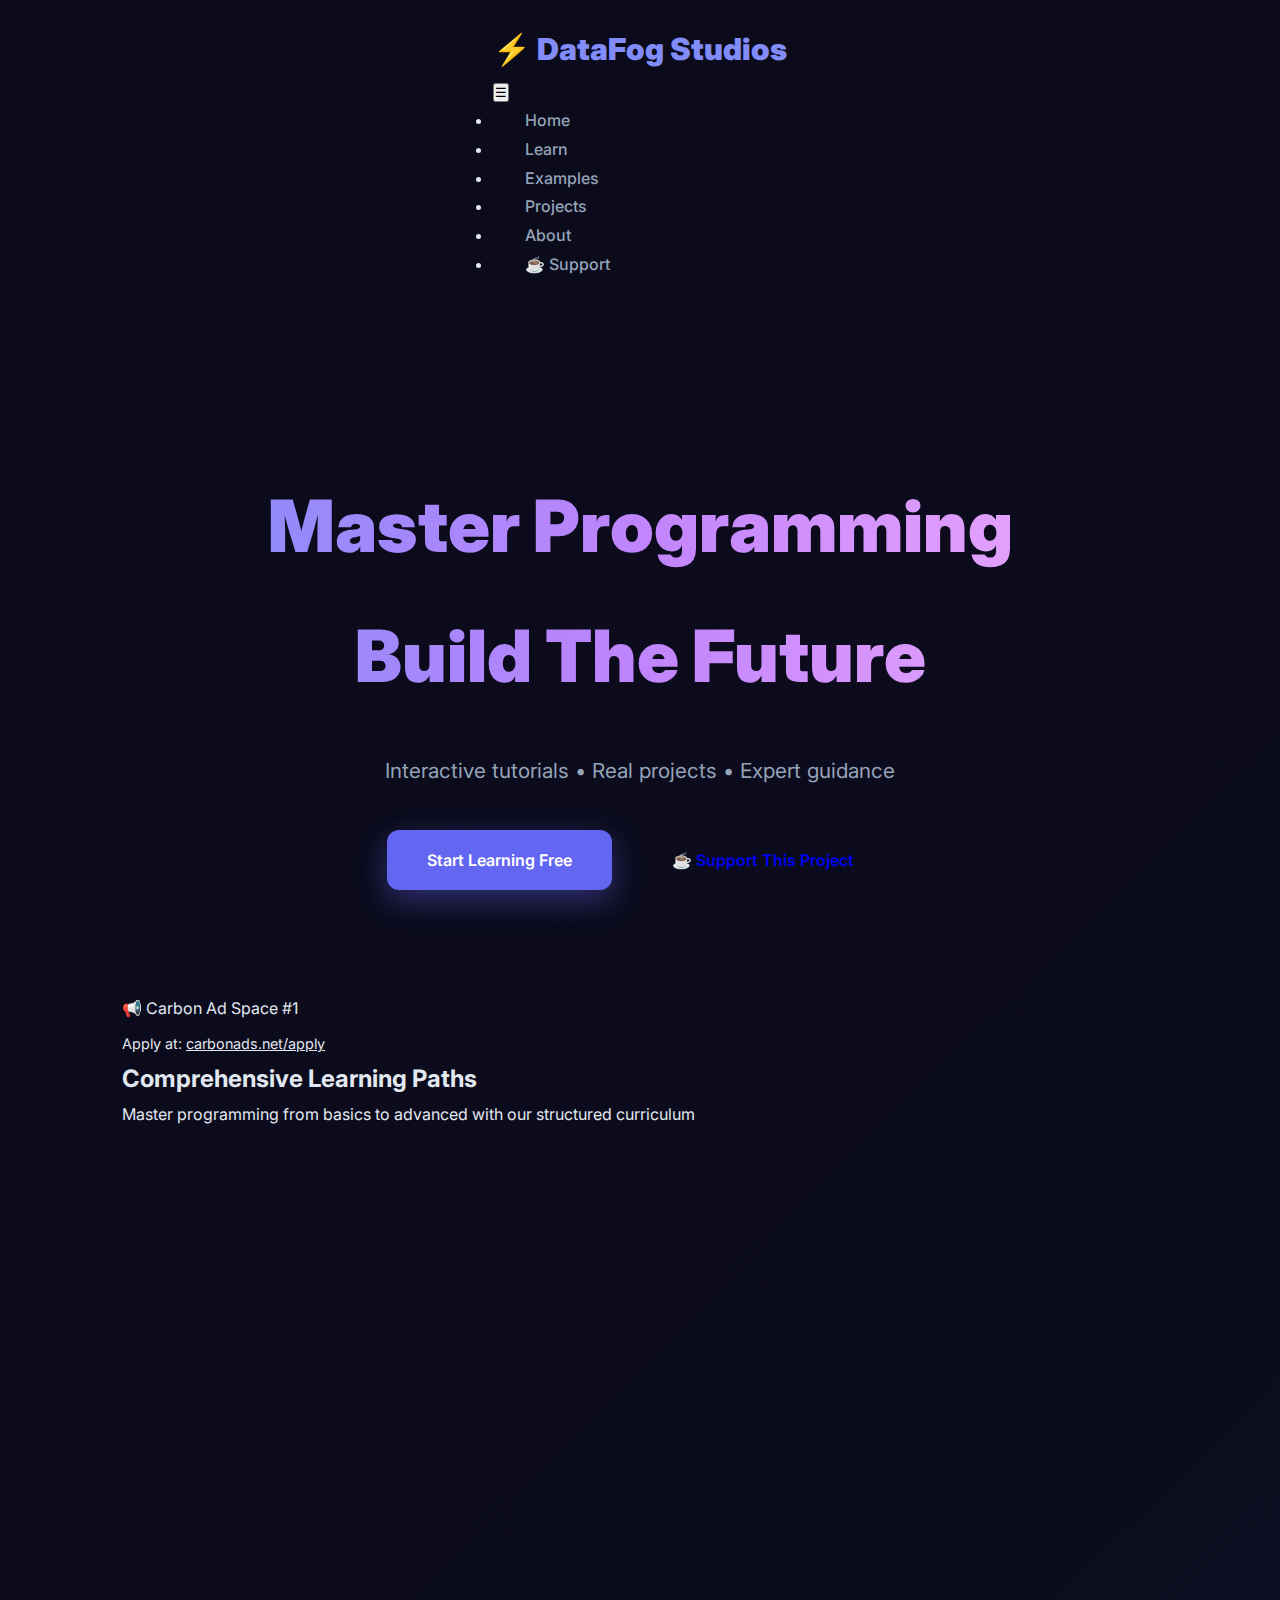
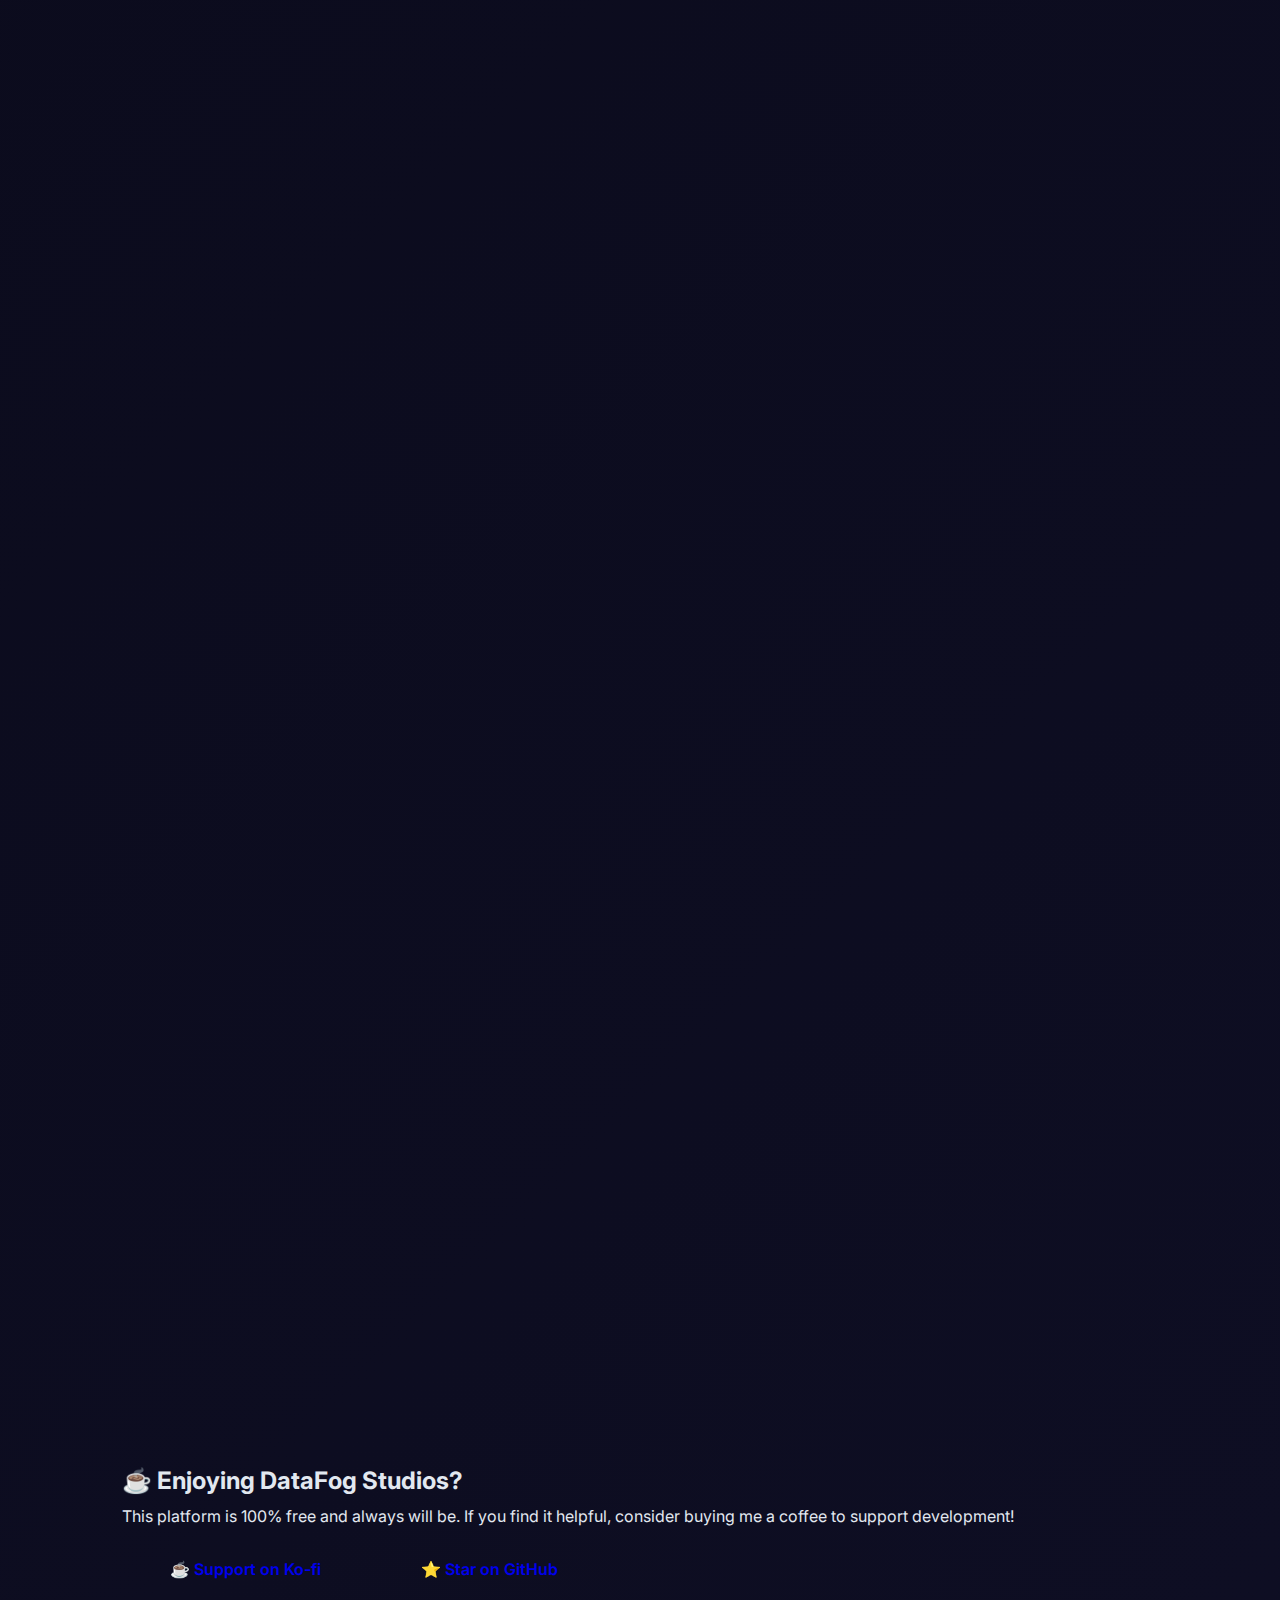
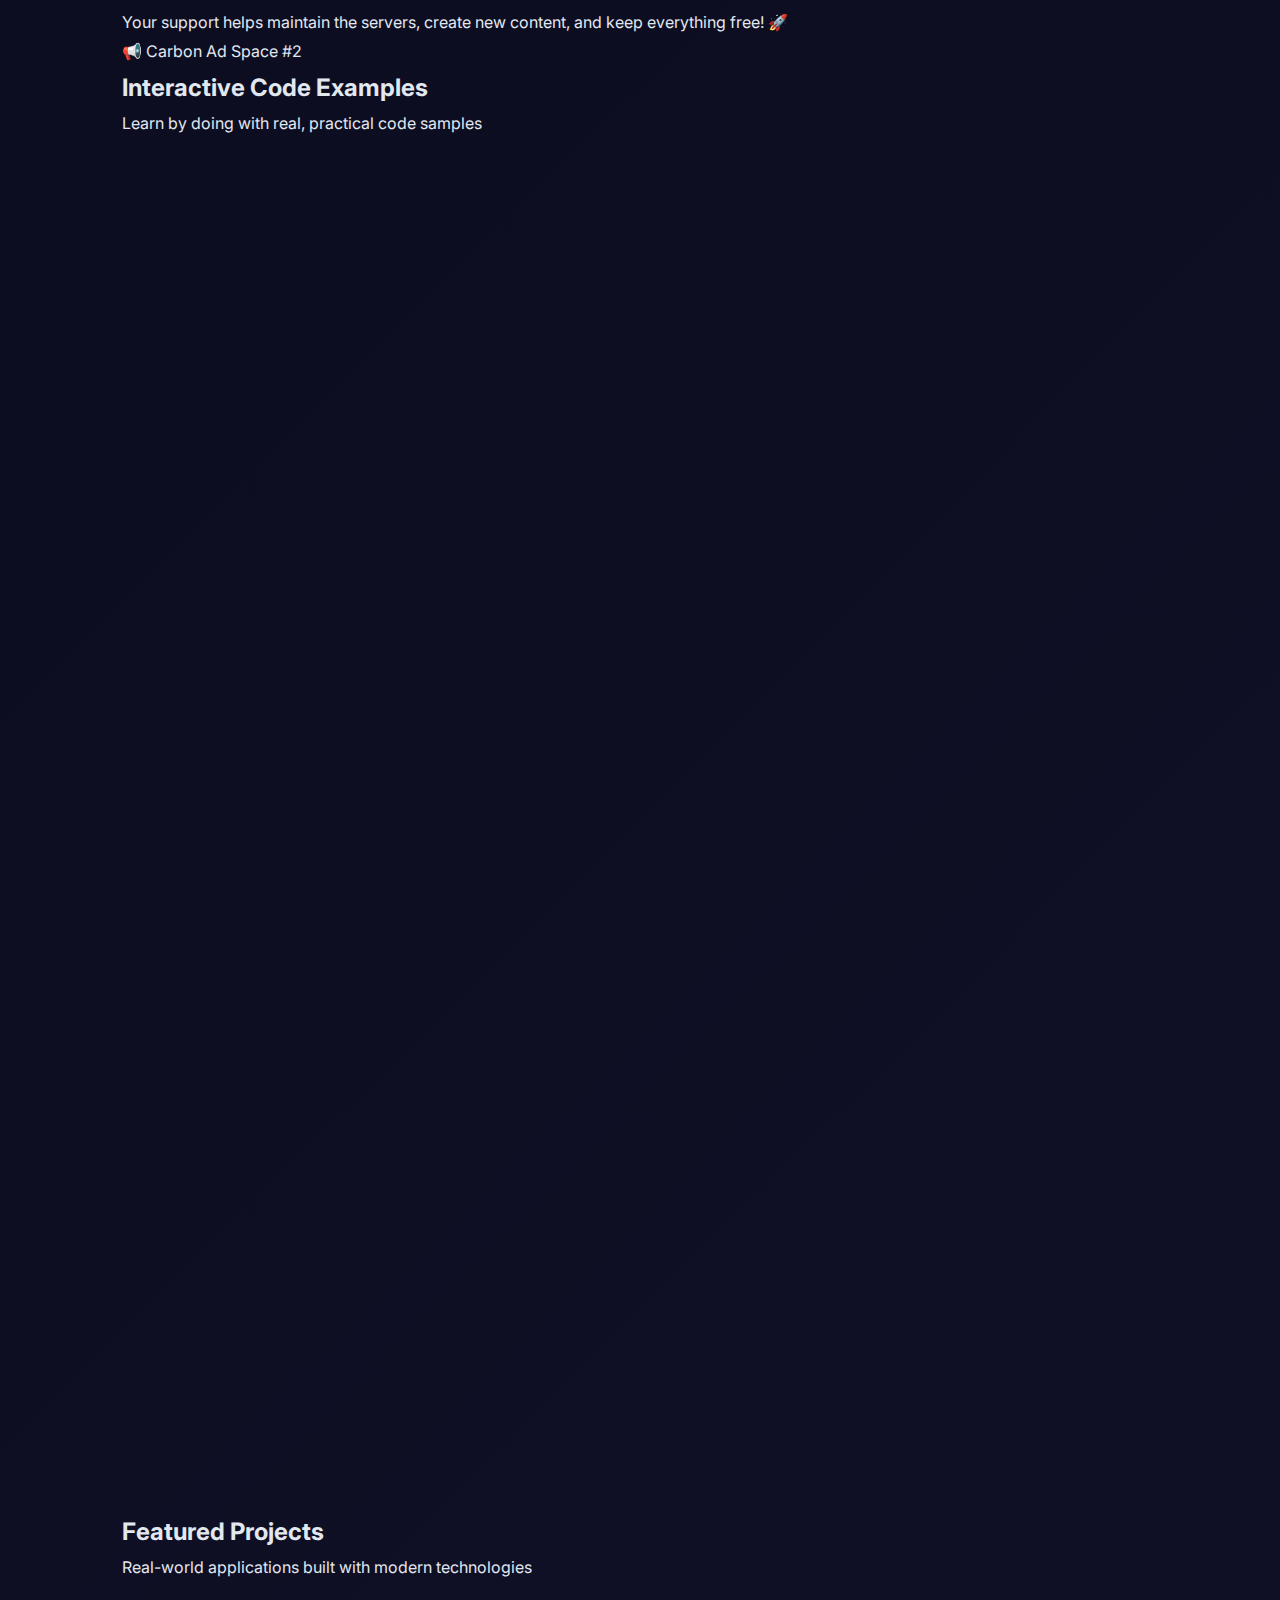
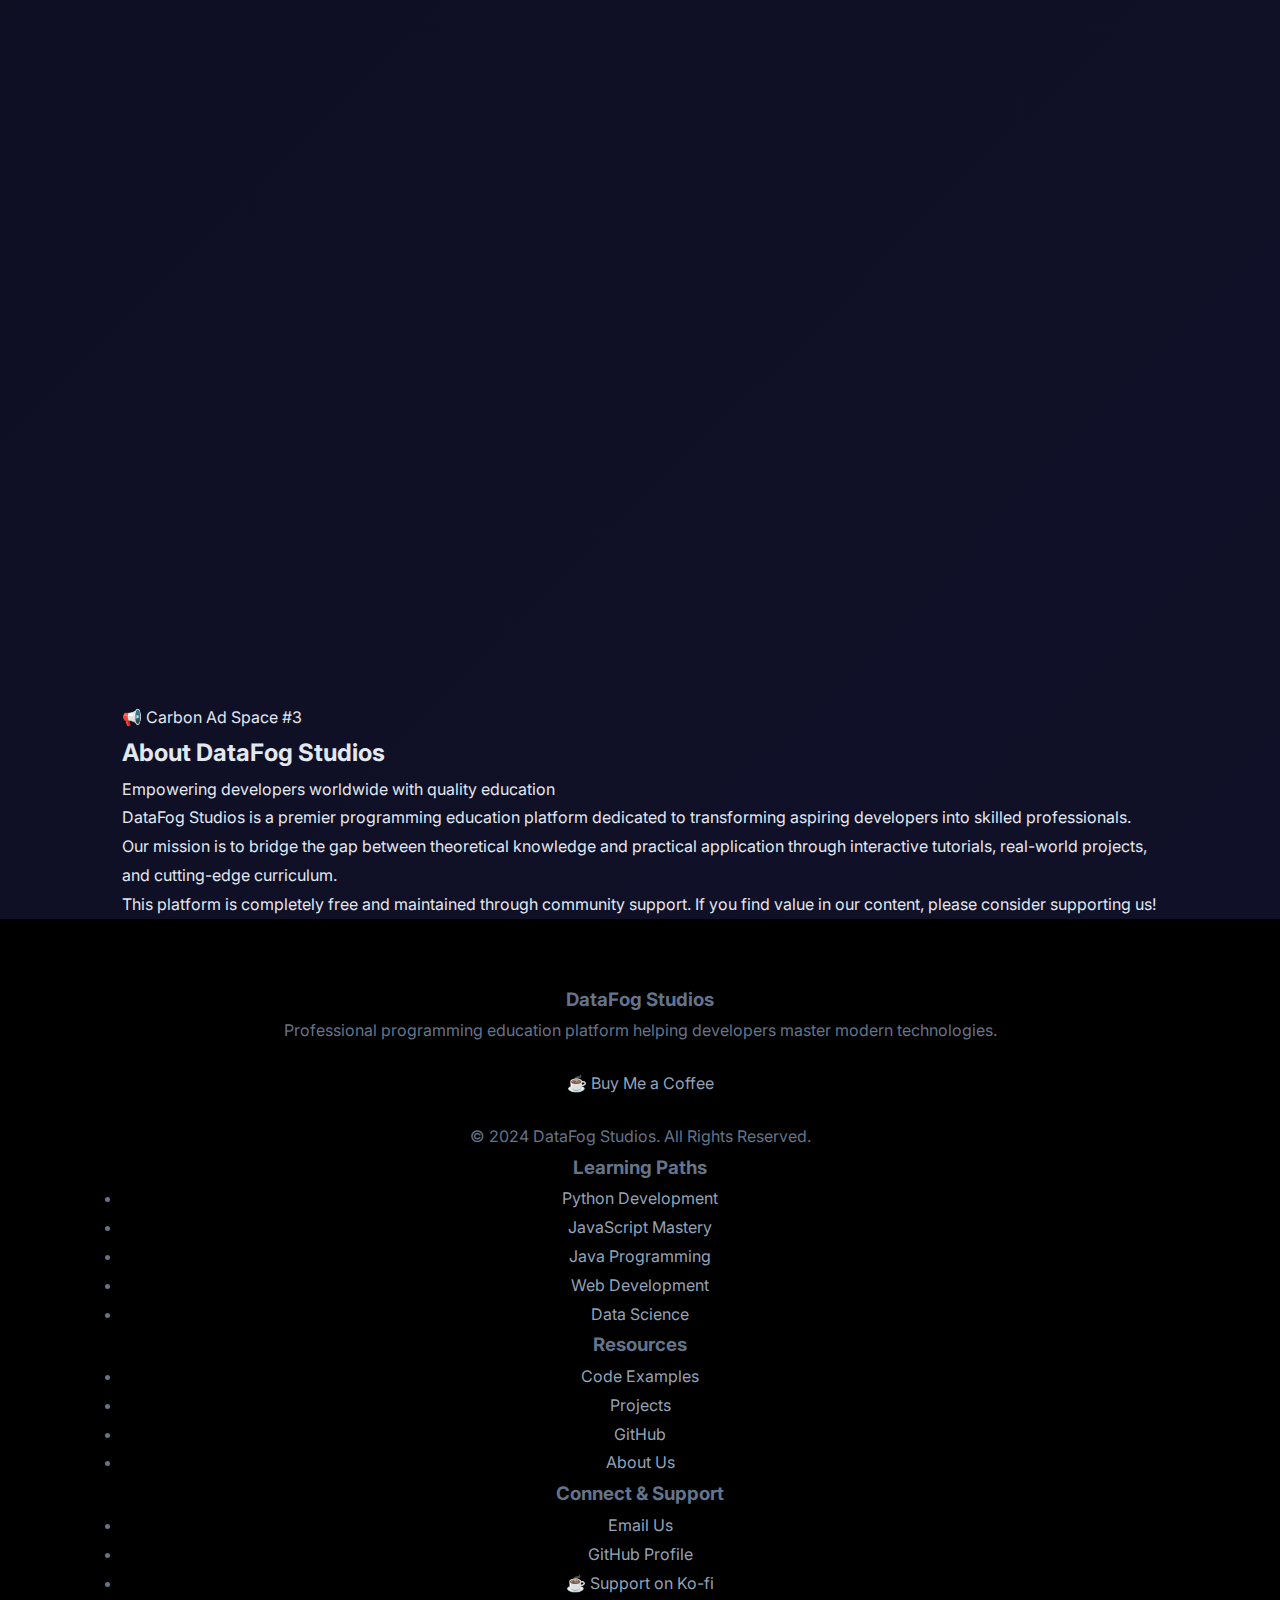
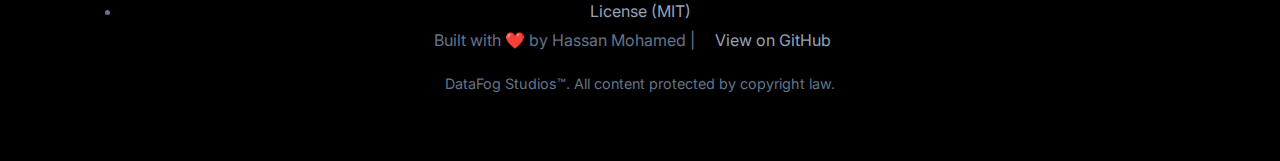
<file: index.html>
﻿<!DOCTYPE html>
<html lang="en">
<head>
    <meta charset="UTF-8">
    <meta name="viewport" content="width=device-width, initial-scale=1.0">
    <meta name="description" content="DataFog Studios - Master programming with interactive tutorials, code examples, and real-world projects.">
    <meta name="keywords" content="programming tutorials, coding lessons, web development, Python, JavaScript, Java, C++">
    <meta name="author" content="Hassan Mohamed">
    <title>DataFog Studios - Master Programming & Build Amazing Projects</title>
    <script src='https://storage.ko-fi.com/cdn/scripts/overlay-widget.js'></script>
    <link rel="stylesheet" href="css/style.css">
</head>
<body>
    <div class="bg-animation"></div>

    <nav>
        <div class="container">
            <div class="logo">⚡ DataFog Studios</div>
            <button class="mobile-toggle" onclick="toggleMenu()">☰</button>
            <ul class="nav-links" id="navLinks">
                <li><a href="#home">Home</a></li>
                <li><a href="#learning">Learn</a></li>
                <li><a href="#examples">Examples</a></li>
                <li><a href="#projects">Projects</a></li>
                <li><a href="#about">About</a></li>
                <li><a href="https://ko-fi.com/datafogstudios" target="_blank" class="support-link">☕ Support</a></li>
            </ul>
        </div>
    </nav>

    <section id="home" class="hero">
        <div class="container">
            <h1>Master Programming<br>Build The Future</h1>
            <p class="tagline">Interactive tutorials • Real projects • Expert guidance</p>
            <div class="cta-buttons">
                <a href="#learning" class="btn btn-primary">Start Learning Free</a>
                <a href="https://ko-fi.com/datafogstudios" target="_blank" class="btn btn-secondary">☕ Support This Project</a>
            </div>
        </div>
    </section>

    <div class="container">
        <div class="carbon-ad-wrapper">
            <div class="ad-placeholder">
                <p>📢 Carbon Ad Space #1</p>
                <p style="font-size: 0.9rem; margin-top: 0.5rem;">Apply at: <a href="https://www.carbonads.net/apply" target="_blank" style="color: var(--primary);">carbonads.net/apply</a></p>
            </div>
        </div>
    </div>

    <section id="learning">
        <div class="container">
            <div class="section-header">
                <h2>Comprehensive Learning Paths</h2>
                <p>Master programming from basics to advanced with our structured curriculum</p>
            </div>

            <div class="learning-grid">
                <div class="language-card" onclick="window.location.href='lessons/python/01-basics/01-variables.html'">
                    <div class="icon">🐍</div>
                    <h3>Python Development</h3>
                    <ul class="lesson-list">
                        <li class="lesson-item">Variables & Data Types</li>
                        <li class="lesson-item">Control Flow & Loops</li>
                        <li class="lesson-item">Functions & Modules</li>
                        <li class="lesson-item">OOP Concepts</li>
                        <li class="lesson-item">File Handling & I/O</li>
                        <li class="lesson-item">Web Scraping</li>
                        <li class="lesson-item">Django Framework</li>
                        <li class="lesson-item">Data Analysis with Pandas</li>
                    </ul>
                    <div class="start-course">
                        <span>Start Course →</span>
                    </div>
                </div>

                <div class="language-card">
                    <div class="icon">⚡</div>
                    <h3>JavaScript Mastery</h3>
                    <ul class="lesson-list">
                        <li class="lesson-item">ES6+ Fundamentals</li>
                        <li class="lesson-item">DOM Manipulation</li>
                        <li class="lesson-item">Async Programming</li>
                        <li class="lesson-item">Promises & Async/Await</li>
                        <li class="lesson-item">React.js Development</li>
                        <li class="lesson-item">Node.js & Express</li>
                        <li class="lesson-item">RESTful APIs</li>
                        <li class="lesson-item">Modern Build Tools</li>
                    </ul>
                    <div class="start-course">
                        <span>Coming Soon</span>
                    </div>
                </div>

                <div class="language-card">
                    <div class="icon">☕</div>
                    <h3>Java Programming</h3>
                    <ul class="lesson-list">
                        <li class="lesson-item">Core Java Syntax</li>
                        <li class="lesson-item">OOP Principles</li>
                        <li class="lesson-item">Collections Framework</li>
                        <li class="lesson-item">Exception Handling</li>
                        <li class="lesson-item">Multithreading</li>
                        <li class="lesson-item">JDBC & Databases</li>
                        <li class="lesson-item">Spring Boot</li>
                        <li class="lesson-item">Microservices</li>
                    </ul>
                    <div class="start-course">
                        <span>Coming Soon</span>
                    </div>
                </div>

                <div class="language-card">
                    <div class="icon">⚙️</div>
                    <h3>C++ Development</h3>
                    <ul class="lesson-list">
                        <li class="lesson-item">Pointers & Memory</li>
                        <li class="lesson-item">STL Containers</li>
                        <li class="lesson-item">Templates & Generics</li>
                        <li class="lesson-item">Object-Oriented C++</li>
                        <li class="lesson-item">Smart Pointers</li>
                        <li class="lesson-item">Multithreading</li>
                        <li class="lesson-item">Game Development</li>
                        <li class="lesson-item">System Programming</li>
                    </ul>
                    <div class="start-course">
                        <span>Coming Soon</span>
                    </div>
                </div>

                <div class="language-card">
                    <div class="icon">🌐</div>
                    <h3>Web Development</h3>
                    <ul class="lesson-list">
                        <li class="lesson-item">HTML5 Semantic Tags</li>
                        <li class="lesson-item">CSS3 & Animations</li>
                        <li class="lesson-item">Responsive Design</li>
                        <li class="lesson-item">Flexbox & Grid</li>
                        <li class="lesson-item">JavaScript Framework</li>
                        <li class="lesson-item">Backend Integration</li>
                        <li class="lesson-item">PWA Development</li>
                        <li class="lesson-item">Performance Optimization</li>
                    </ul>
                    <div class="start-course">
                        <span>Coming Soon</span>
                    </div>
                </div>

                <div class="language-card">
                    <div class="icon">📊</div>
                    <h3>Data Science & ML</h3>
                    <ul class="lesson-list">
                        <li class="lesson-item">NumPy Fundamentals</li>
                        <li class="lesson-item">Pandas Data Analysis</li>
                        <li class="lesson-item">Data Visualization</li>
                        <li class="lesson-item">Statistical Analysis</li>
                        <li class="lesson-item">Machine Learning Basics</li>
                        <li class="lesson-item">Deep Learning & Neural Networks</li>
                        <li class="lesson-item">Natural Language Processing</li>
                        <li class="lesson-item">Model Deployment</li>
                    </ul>
                    <div class="start-course">
                        <span>Coming Soon</span>
                    </div>
                </div>
            </div>
        </div>
    </section>

    <section class="support-section">
        <div class="container">
            <div class="support-box">
                <h2>☕ Enjoying DataFog Studios?</h2>
                <p>This platform is 100% free and always will be. If you find it helpful, consider buying me a coffee to support development!</p>
                <div class="support-buttons">
                    <a href="https://ko-fi.com/datafogstudios" target="_blank" class="btn btn-kofi">
                        <span class="kofi-icon">☕</span> Support on Ko-fi
                    </a>
                    <a href="https://github.com/datafogstudios/datafog-studios" target="_blank" class="btn btn-secondary">
                        ⭐ Star on GitHub
                    </a>
                </div>
                <p class="support-note">Your support helps maintain the servers, create new content, and keep everything free! 🚀</p>
            </div>
        </div>
    </section>

    <div class="container">
        <div class="carbon-ad-wrapper">
            <div class="ad-placeholder">
                <p>📢 Carbon Ad Space #2</p>
            </div>
        </div>
    </div>

    <section id="examples">
        <div class="container">
            <div class="section-header">
                <h2>Interactive Code Examples</h2>
                <p>Learn by doing with real, practical code samples</p>
            </div>

            <div class="code-examples">
                <div class="code-tabs">
                    <div class="code-tab active" onclick="showCode('python')">Python</div>
                    <div class="code-tab" onclick="showCode('javascript')">JavaScript</div>
                    <div class="code-tab" onclick="showCode('java')">Java</div>
                    <div class="code-tab" onclick="showCode('cpp')">C++</div>
                </div>

                <div class="code-content active" id="code-python">
                    <h3>Python: Web Scraper Example</h3>
                    <pre><code><span class="comment"># Import required libraries</span>
<span class="keyword">import</span> requests
<span class="keyword">from</span> bs4 <span class="keyword">import</span> BeautifulSoup

<span class="comment"># Define scraper function</span>
<span class="keyword">def</span> <span class="function">scrape_website</span>(url):
    <span class="string">"""Fetch and parse website content"""</span>
    response = requests.<span class="function">get</span>(url)
    soup = BeautifulSoup(response.content, <span class="string">'html.parser'</span>)
    
    <span class="comment"># Extract headings</span>
    headings = soup.<span class="function">find_all</span>(<span class="string">'h2'</span>)
    
    <span class="keyword">for</span> heading <span class="keyword">in</span> headings:
        <span class="function">print</span>(heading.text.strip())
    
    <span class="keyword">return</span> soup</code></pre>
                </div>

                <div class="code-content" id="code-javascript">
                    <h3>JavaScript: Async API Fetcher</h3>
                    <pre><code><span class="comment">// Fetch data from API</span>
<span class="keyword">async</span> <span class="keyword">function</span> <span class="function">fetchUserData</span>(userId) {
  <span class="keyword">try</span> {
    <span class="keyword">const</span> response = <span class="keyword">await</span> <span class="function">fetch</span>(<span class="string">`https://api.example.com/users/${userId}`</span>);
    <span class="keyword">const</span> data = <span class="keyword">await</span> response.<span class="function">json</span>();
    
    console.<span class="function">log</span>(<span class="string">'User:'</span>, data.name);
    <span class="keyword">return</span> data;
  } <span class="keyword">catch</span> (error) {
    console.<span class="function">error</span>(<span class="string">'Error:'</span>, error);
  }
}</code></pre>
                </div>

                <div class="code-content" id="code-java">
                    <h3>Java: REST API Controller</h3>
                    <pre><code><span class="keyword">import</span> org.springframework.web.bind.annotation.*;

@RestController
@RequestMapping(<span class="string">"/api/users"</span>)
<span class="keyword">public class</span> <span class="function">UserController</span> {
    
    @GetMapping
    <span class="keyword">public</span> List&lt;User&gt; <span class="function">getAllUsers</span>() {
        <span class="keyword">return</span> userService.<span class="function">findAll</span>();
    }
}</code></pre>
                </div>

                <div class="code-content" id="code-cpp">
                    <h3>C++: Smart Pointer Example</h3>
                    <pre><code><span class="keyword">#include</span> &lt;iostream&gt;
<span class="keyword">#include</span> &lt;memory&gt;

<span class="keyword">int</span> <span class="function">main</span>() {
    <span class="keyword">auto</span> ptr = std::make_unique&lt;<span class="keyword">int</span>&gt;(42);
    std::cout &lt;&lt; *ptr;
    <span class="keyword">return</span> 0;
}</code></pre>
                </div>
            </div>
        </div>
    </section>

    <section id="projects">
        <div class="container">
            <div class="section-header">
                <h2>Featured Projects</h2>
                <p>Real-world applications built with modern technologies</p>
            </div>

            <div class="projects-grid">
                <div class="project-card">
                    <div class="project-image">🤖</div>
                    <div class="project-content">
                        <h3>AI Chatbot Platform</h3>
                        <p>Advanced conversational AI with natural language processing and sentiment analysis.</p>
                        <div class="project-tags">
                            <span class="tag">Python</span>
                            <span class="tag">TensorFlow</span>
                            <span class="tag">NLP</span>
                        </div>
                    </div>
                </div>

                <div class="project-card">
                    <div class="project-image">📊</div>
                    <div class="project-content">
                        <h3>Analytics Dashboard</h3>
                        <p>Real-time data visualization with interactive charts and KPI tracking.</p>
                        <div class="project-tags">
                            <span class="tag">React</span>
                            <span class="tag">Node.js</span>
                            <span class="tag">MongoDB</span>
                        </div>
                    </div>
                </div>

                <div class="project-card">
                    <div class="project-image">🎮</div>
                    <div class="project-content">
                        <h3>Multiplayer Game Engine</h3>
                        <p>Cross-platform 3D game engine with real-time multiplayer capabilities.</p>
                        <div class="project-tags">
                            <span class="tag">C++</span>
                            <span class="tag">OpenGL</span>
                            <span class="tag">WebGL</span>
                        </div>
                    </div>
                </div>

                <div class="project-card">
                    <div class="project-image">🛒</div>
                    <div class="project-content">
                        <h3>E-Commerce Platform</h3>
                        <p>Full-stack shopping solution with payment processing and inventory management.</p>
                        <div class="project-tags">
                            <span class="tag">Next.js</span>
                            <span class="tag">PostgreSQL</span>
                            <span class="tag">Stripe</span>
                        </div>
                    </div>
                </div>

                <div class="project-card">
                    <div class="project-image">🔐</div>
                    <div class="project-content">
                        <h3>Security Audit Tool</h3>
                        <p>Automated security scanning and vulnerability assessment system.</p>
                        <div class="project-tags">
                            <span class="tag">Python</span>
                            <span class="tag">Docker</span>
                            <span class="tag">Security</span>
                        </div>
                    </div>
                </div>

                <div class="project-card">
                    <div class="project-image">📱</div>
                    <div class="project-content">
                        <h3>Fitness Tracking App</h3>
                        <p>Mobile fitness companion with workout tracking and AI recommendations.</p>
                        <div class="project-tags">
                            <span class="tag">React Native</span>
                            <span class="tag">Firebase</span>
                            <span class="tag">ML</span>
                        </div>
                    </div>
                </div>
            </div>
        </div>
    </section>

    <div class="container">
        <div class="carbon-ad-wrapper">
            <div class="ad-placeholder">
                <p>📢 Carbon Ad Space #3</p>
            </div>
        </div>
    </div>

    <section id="about">
        <div class="container">
            <div class="section-header">
                <h2>About DataFog Studios</h2>
                <p>Empowering developers worldwide with quality education</p>
            </div>
            <div class="about-content">
                <p>DataFog Studios is a premier programming education platform dedicated to transforming aspiring developers into skilled professionals.</p>
                <p>Our mission is to bridge the gap between theoretical knowledge and practical application through interactive tutorials, real-world projects, and cutting-edge curriculum.</p>
                <p>This platform is completely free and maintained through community support. If you find value in our content, please consider supporting us!</p>
            </div>
        </div>
    </section>

    <footer id="contact">
        <div class="container">
            <div class="footer-content">
                <div class="footer-section">
                    <h3>DataFog Studios</h3>
                    <p>Professional programming education platform helping developers master modern technologies.</p>
                    <div style="margin-top: 1.5rem;">
                        <a href="https://ko-fi.com/datafogstudios" target="_blank" class="btn-kofi-small">☕ Buy Me a Coffee</a>
                    </div>
                    <p style="margin-top: 1.5rem;">© 2024 DataFog Studios. All Rights Reserved.</p>
                </div>

                <div class="footer-section">
                    <h3>Learning Paths</h3>
                    <ul>
                        <li><a href="#learning">Python Development</a></li>
                        <li><a href="#learning">JavaScript Mastery</a></li>
                        <li><a href="#learning">Java Programming</a></li>
                        <li><a href="#learning">Web Development</a></li>
                        <li><a href="#learning">Data Science</a></li>
                    </ul>
                </div>

                <div class="footer-section">
                    <h3>Resources</h3>
                    <ul>
                        <li><a href="#examples">Code Examples</a></li>
                        <li><a href="#projects">Projects</a></li>
                        <li><a href="https://github.com/datafogstudios/datafog-studios">GitHub</a></li>
                        <li><a href="#about">About Us</a></li>
                    </ul>
                </div>

                <div class="footer-section">
                    <h3>Connect & Support</h3>
                    <ul>
                        <li><a href="mailto:contact@datafogstudios.com">Email Us</a></li>
                        <li><a href="https://github.com/datafogstudios">GitHub Profile</a></li>
                        <li><a href="https://ko-fi.com/datafogstudios" target="_blank">☕ Support on Ko-fi</a></li>
                        <li><a href="LICENSE">License (MIT)</a></li>
                    </ul>
                </div>
            </div>

            <div class="copyright">
                <p>Built with ❤️ by Hassan Mohamed | <a href="https://github.com/datafogstudios/datafog-studios">View on GitHub</a></p>
                <p style="margin-top: 1rem; font-size: 0.9rem;">DataFog Studios™. All content protected by copyright law.</p>
            </div>
        </div>
    </footer>

    <script src="js/main.js"></script>
    <script>
        kofiWidgetOverlay.draw('datafogstudios', {
            'type': 'floating-chat',
            'floating-chat.donateButton.text': 'Support Me',
            'floating-chat.donateButton.background-color': '#00b9fe',
            'floating-chat.donateButton.text-color': '#fff'
        });
    </script>
</body>
</html>
</file>
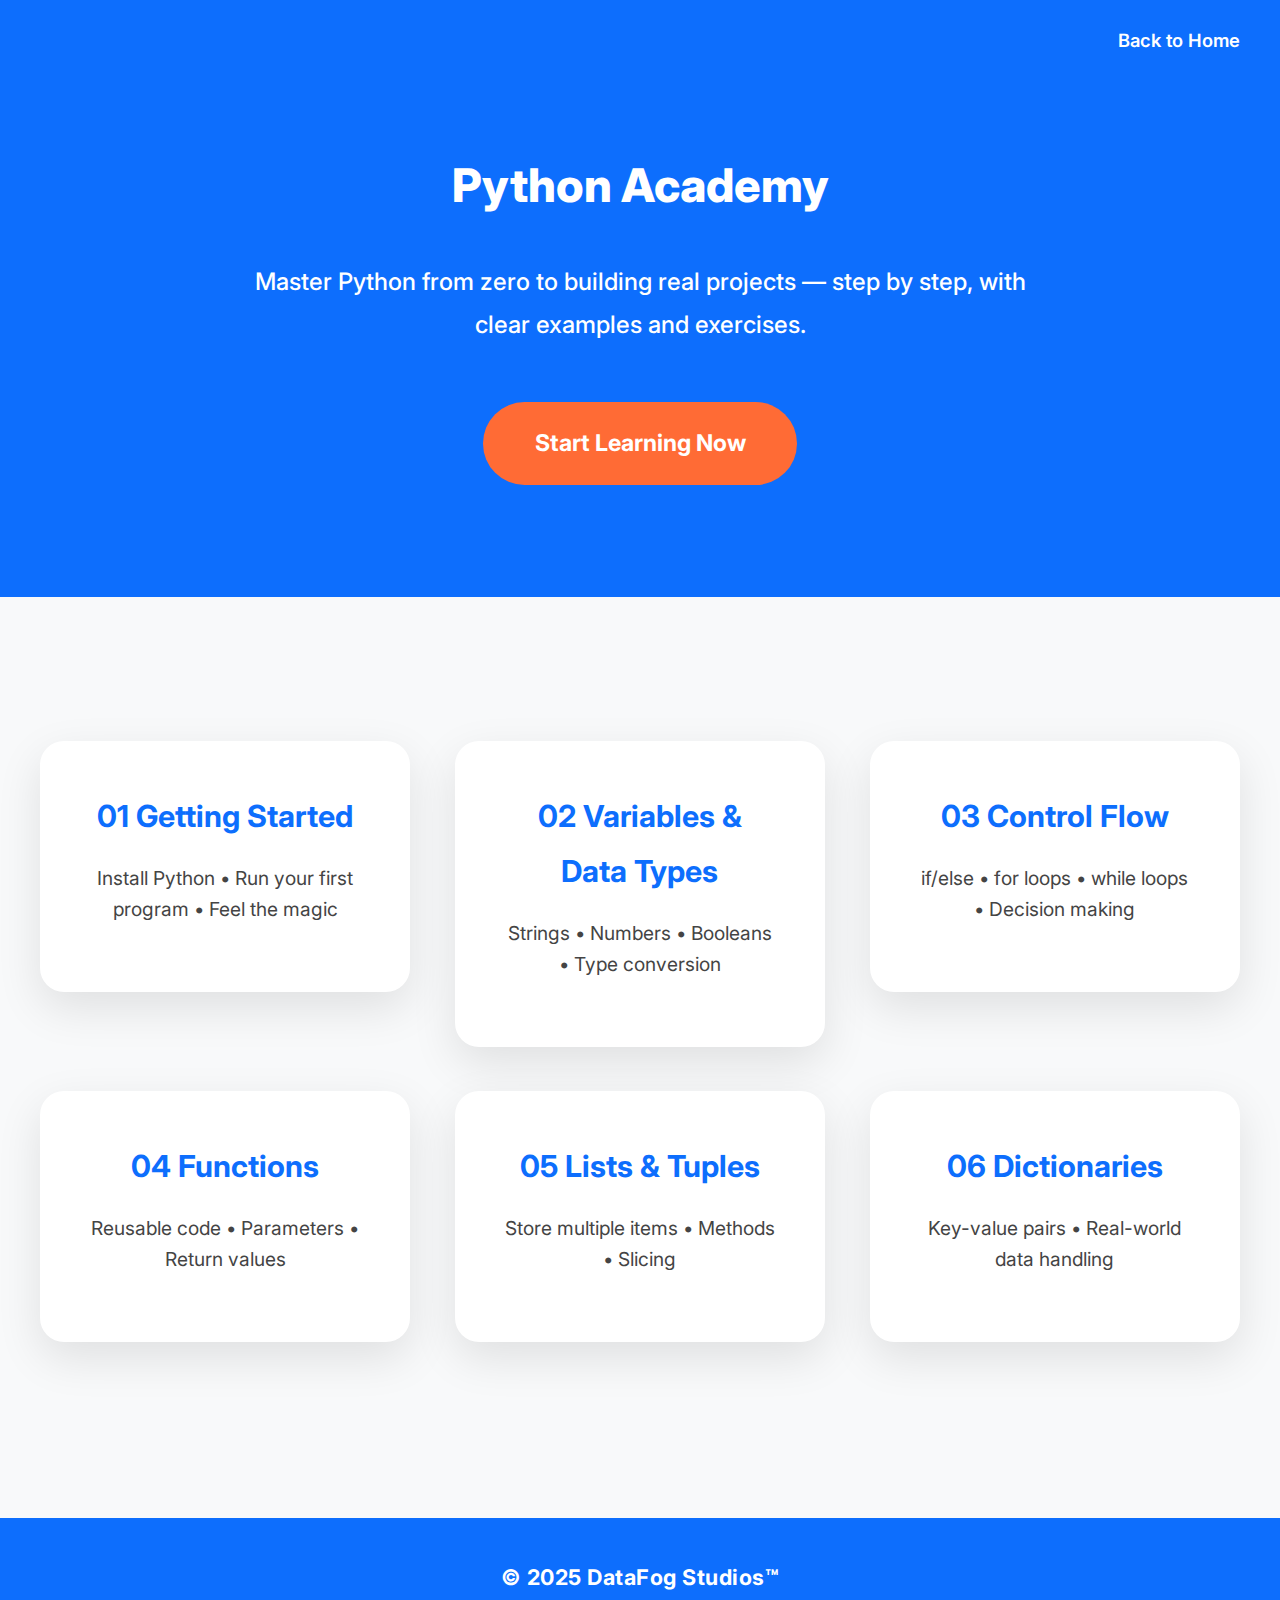
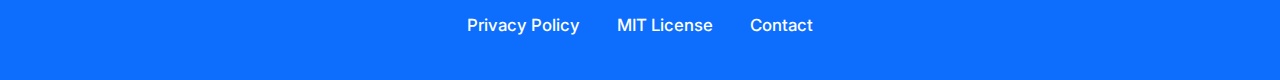
<file: lessons/python/index.html>
﻿<!DOCTYPE html><html lang="en"><head><meta charset="UTF-8"><meta name="viewport" content="width=device-width, initial-scale=1.0">
<title>Python Academy • DataFog Studios</title>
<link href="https://fonts.googleapis.com/css2?family=Inter:wght@400;500;600;700;800&display=swap" rel="stylesheet">
<style>
body{margin:0;background:#f8f9fa;font-family:'Inter',sans-serif;color:#1a1a1a;line-height:1.8}
.container{max-width:1280px;margin:0 auto;padding:0 40px}
.hero{background:#0d6efd;color:white;padding:9rem 0 7rem;text-align:center;position:relative}
.hero h1{font-size:2.9rem;font-weight:800;margin:0}
.hero p{font-size:1.5rem;font-weight:500;margin:2rem 0 0;max-width:820px;margin-left:auto;margin-right:auto}
.top-right{position:absolute;top:24px;right:40px}
.top-right a{color:white;font-weight:600;text-decoration:none;font-size:1.15rem}
.top-right a:hover{text-decoration:underline}
.section{padding:5rem 0 3rem}
.card-grid{display:grid;grid-template-columns:repeat(auto-fit,minmax(340px,1fr));gap:2.8rem;margin-top:4rem}
.card{background:white;border-radius:24px;padding:3rem;text-align:center;box-shadow:0 16px 45px rgba(0,0,0,0.1);transition:all .35s;cursor:pointer}
.card:hover{transform:translateY(-12px);box-shadow:0 25px 60px rgba(0,0,0,0.16)}
.card h3{font-size:1.9rem;color:#0d6efd;margin:0 0 1rem;font-weight:700}
.card p{font-size:1.2rem;color:#444;line-height:1.6}
.start-btn{background:#ff6b35;color:white;padding:1.3rem 3.2rem;border-radius:50px;font-size:1.45rem;font-weight:700;text-decoration:none;display:inline-block;margin-top:3.5rem;transition:all .3s}
.start-btn:hover{background:#e55a2b;transform:scale(1.05)}
footer{background:#0d6efd;color:white;text-align:center;padding:4rem 0}
footer a{color:white;text-decoration:none;font-weight:600;margin:0 1.2rem}
</style>
</head><body>

<div class="hero">
  <div class="container">
    <div class="top-right"><a href="../../index.html">Back to Home</a></div>
    <h1>Python Academy</h1>
    <p>Master Python from zero to building real projects — step by step, with clear examples and exercises.</p>
    <a href="01-getting-started.html" class="start-btn">Start Learning Now</a>
  </div>
</div>

<div class="section">
  <div class="container">
    <div class="card-grid">
      <a href="01-getting-started.html" style="text-decoration:none;color:inherit"><div class="card">
        <h3>01 Getting Started</h3>
        <p>Install Python • Run your first program • Feel the magic</p>
      </div></a>
      <a href="02-variables.html" style="text-decoration:none;color:inherit"><div class="card">
        <h3>02 Variables & Data Types</h3>
        <p>Strings • Numbers • Booleans • Type conversion</p>
      </div></a>
      <a href="03-control-flow.html" style="text-decoration:none;color:inherit"><div class="card">
        <h3>03 Control Flow</h3>
        <p>if/else • for loops • while loops • Decision making</p>
      </div></a>
      <a href="04-functions.html" style="text-decoration:none;color:inherit"><div class="card">
        <h3>04 Functions</h3>
        <p>Reusable code • Parameters • Return values</p>
      </div></a>
      <a href="05-lists-tuples.html" style="text-decoration:none;color:inherit"><div class="card">
        <h3>05 Lists & Tuples</h3>
        <p>Store multiple items • Methods • Slicing</p>
      </div></a>
      <a href="06-dictionaries.html" style="text-decoration:none;color:inherit"><div class="card">
        <h3>06 Dictionaries</h3>
        <p>Key-value pairs • Real-world data handling</p>
      </div></a>
    </div>
  </div>
</div>

<div style="background:#0d6efd;color:white;text-align:center;padding:2.5rem 0;margin-top:8rem;font-family:'Inter',sans-serif">
  <p style="margin:0;font-size:1.35rem;font-weight:700;letter-spacing:0.5px">© 2025 DataFog Studios™</p>
  <p style="margin:0.8rem 0 0;font-size:1.05rem">
    <a href="../../privacy.html" style="color:white;text-decoration:none;margin:0 1rem;font-weight:500">Privacy Policy</a>
    <a href="../../license.html" style="color:white;text-decoration:none;margin:0 1rem;font-weight:500">MIT License</a>
    <a href="../../contact.html" style="color:white;text-decoration:none;margin:0 1rem;font-weight:500">Contact</a>
  </p>
</div>
</body></html>
</file>
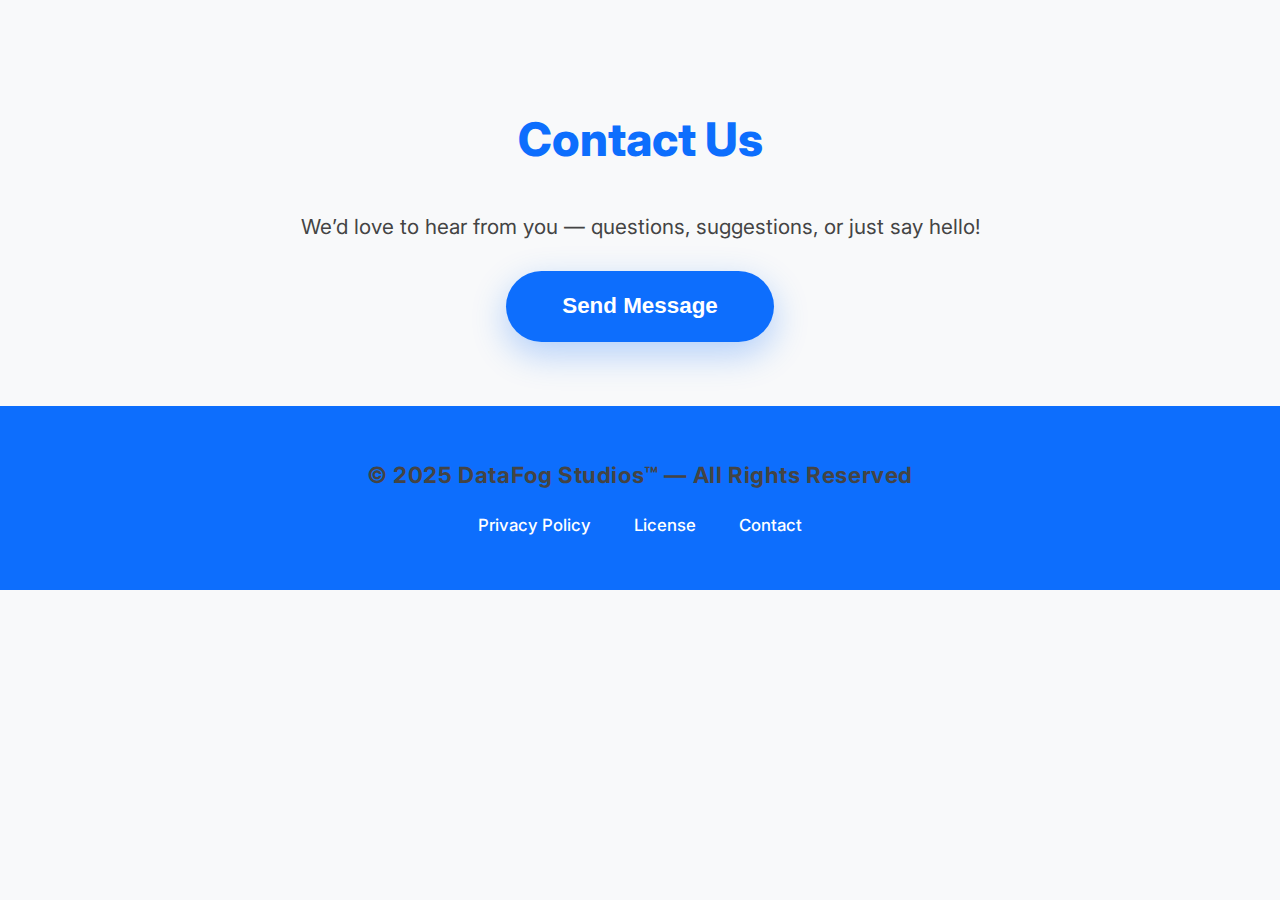
<file: contact.html>
﻿<!DOCTYPE html><html lang="en"><head><meta charset="UTF-8"><meta name="viewport" content="width=device-width, initial-scale=1.0">
<title>Contact • DataFog Studios</title>
<link href="https://fonts.googleapis.com/css2?family=Inter:wght@400;500;600;700;800&display=swap" rel="stylesheet">
<style>
body{margin:0;background:#f8f9fa;font-family:'Inter',sans-serif;color:#1a1a1a;line-height:1.9}
.container{max-width:960px;margin:0 auto;padding:4rem 2rem;text-align:center}
h1{font-size:2.9rem;color:#0d6efd;font-weight:800;margin-bottom:1.5rem}
p{font-size:1.3rem;color:#444;margin:1.5rem 0}
.btn{background:#0d6efd;color:white;padding:1.4rem 3.5rem;border:none;border-radius:50px;font-size:1.4rem;font-weight:700;cursor:pointer;box-shadow:0 12px 35px rgba(13,110,253,0.3);transition:all .3s}
.btn:hover{background:#0b5ed7;transform:scale(1.05)}
.modal{display:none;position:fixed;top:0;left:0;width:100%;height:100%;background:rgba(0,0,0,0.7);z-index:9999;align-items:center;justify-content:center}
.modal-content{background:white;max-width:540px;width:90%;border-radius:24px;padding:3rem 2.5rem;box-shadow:0 20px 60px rgba(0,0,0,0.25);position:relative}
.close{position:absolute;top:15px;right:20px;font-size:2rem;cursor:pointer;color:#aaa}
.close:hover{color:#000}
input,textarea{width:100%;padding:1rem;border:2px solid #e0e0e0;border-radius:12px;margin:1rem 0;font-size:1.1rem;font-family:inherit}
input:focus,textarea:focus{outline:none;border-color:#0d6efd}
label{font-weight:600;color:#0d6efd;display:block;margin:1.2rem 0 0.4rem;text-align:left}
.send-btn{background:#ff6b35;color:white;padding:1.1rem 2.8rem;border:none;border-radius:50px;font-size:1.25rem;font-weight:700;cursor:pointer;margin-top:1.5rem}
.send-btn:hover{background:#e55a2b}
footer{background:#0d6efd;color:white;text-align:center;padding:3rem 0;margin-top:9rem}
</style>
</head><body>

<div class="container">
<h1>Contact Us</h1>
<p>We’d love to hear from you — questions, suggestions, or just say hello!</p>
<button class="btn" onclick="document.getElementById('modal').style.display='flex'">Send Message</button>
</div>

<div id="modal" class="modal">
  <div class="modal-content">
    <span class="close" onclick="document.getElementById('modal').style.display='none'">×</span>
    <h2 style="margin-top:0;color:#0d6efd;font-size:2.2rem">Send us a message</h2>
    <p>We reply within 24 hours</p>

    <form action="https://formspree.io/f/xblrydja" method="POST">
      <label>Your Name</label>
      <input type="text" name="name" placeholder="John Doe" required>

      <label>Your Email</label>
      <input type="email" name="_replyto" placeholder="john@example.com" required>

      <label>Message</label>
      <textarea name="message" rows="6" placeholder="Write your message here..." required></textarea>

      <button type="submit" class="send-btn">Send Message</button>
    </form>
    <p style="font-size:0.95rem;color:#777;margin-top:1.5rem">
      Your message goes directly to <strong>howardteam54@gmail.com</strong><br>
      No spam • 100% private • Fast reply
    </p>
  </div>
</div>

<div style="background:#0d6efd;color:white;text-align:center;padding:3rem 0;font-family:'Inter',sans-serif">
  <p style="margin:0;font-size:1.4rem;font-weight:700;letter-spacing:0.6px">© 2025 DataFog Studios™ — All Rights Reserved</p>
  <p style="margin:0.9rem 0 0;font-size:1.05rem">
    <a href="privacy.html" style="color:white;text-decoration:none;margin:0 1.2rem;font-weight:500">Privacy Policy</a>
    <a href="license.html" style="color:white;text-decoration:none;margin:0 1.2rem;font-weight:500">License</a>
    <a href="contact.html" style="color:white;text-decoration:none;margin:0 1.2rem;font-weight:500">Contact</a>
  </p>
</div>

<script>
// Close modal when clicking outside
window.onclick = function(e) {
  if (e.target.className === 'modal') {
    document.getElementById('modal').style.display = 'none';
  }
}
</script>
</body></html>
</file>
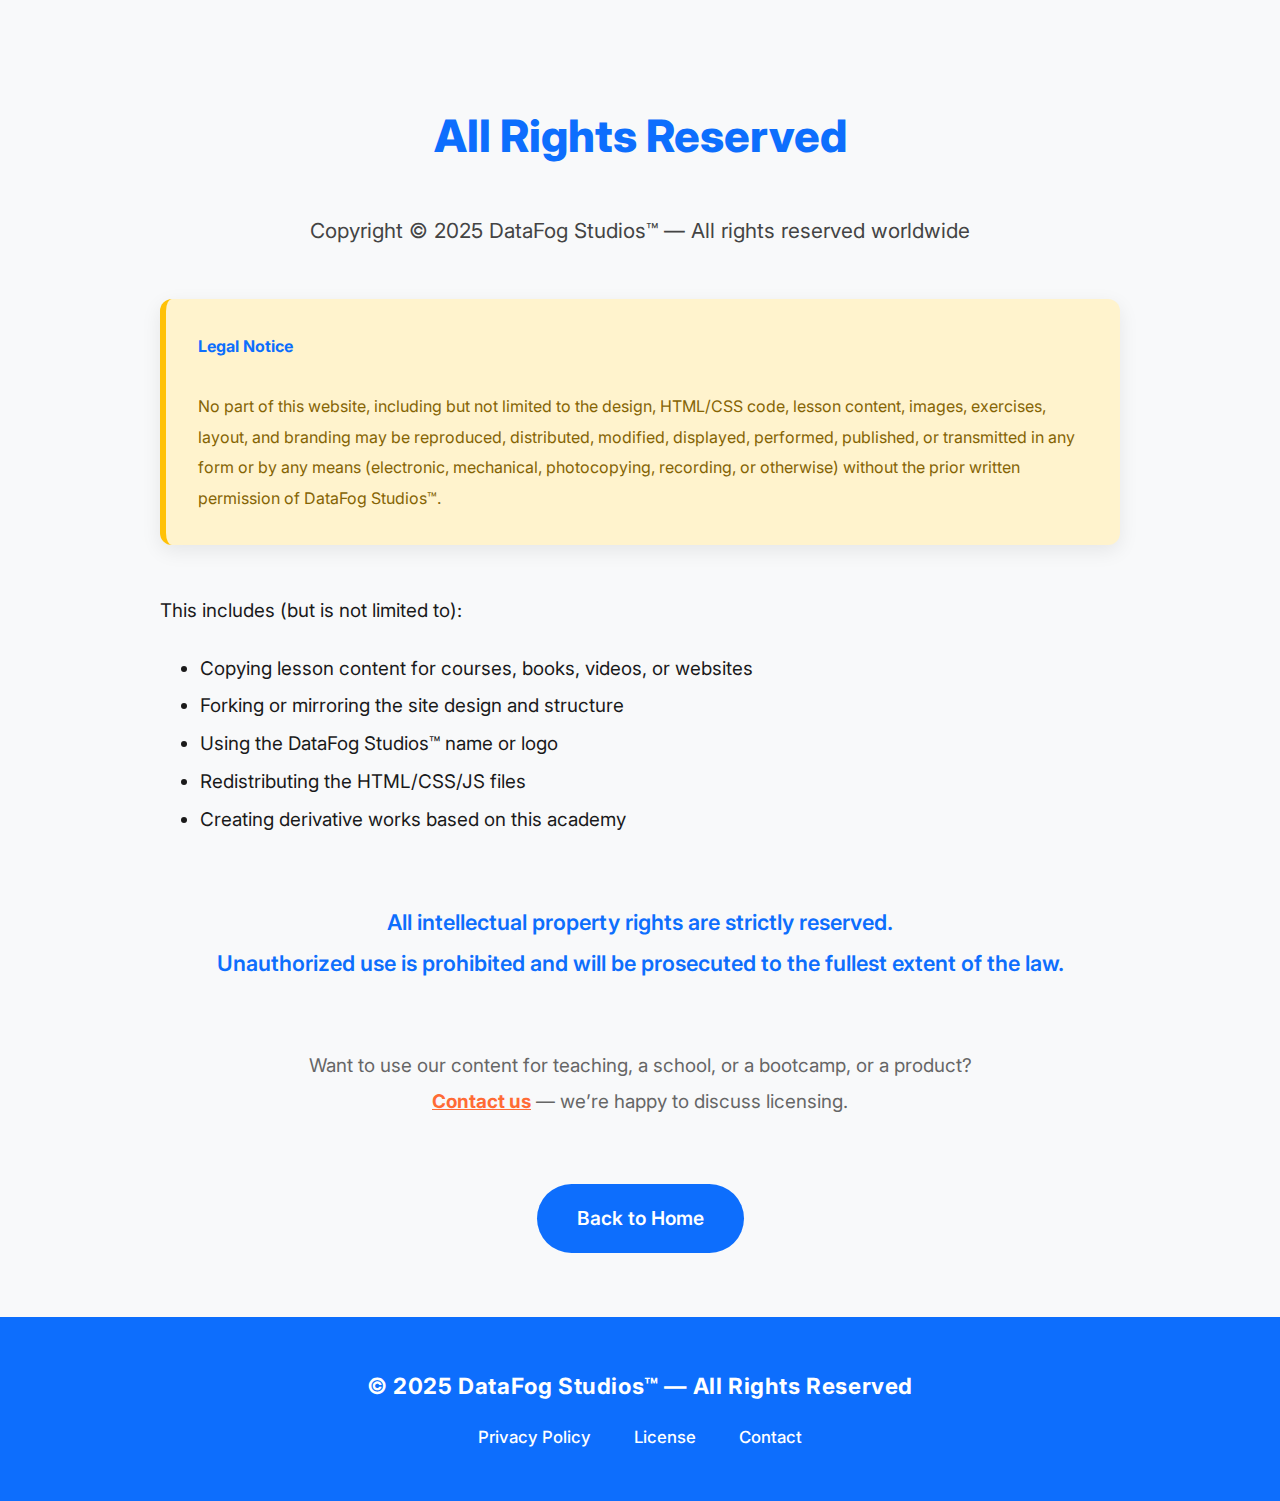
<file: license.html>
﻿<!DOCTYPE html><html lang="en"><head><meta charset="UTF-8"><meta name="viewport" content="width=device-width, initial-scale=1.0">
<title>License • DataFog Studios</title>
<link href="https://fonts.googleapis.com/css2?family=Inter:wght@400;500;600;700;800&display=swap" rel="stylesheet">
<style>
body{margin:0;background:#f8f9fa;font-family:'Inter',sans-serif;color:#1a1a1a;line-height:1.9}
.container{max-width:960px;margin:0 auto;padding:4rem 2rem}
h1{font-size:2.8rem;color:#0d6efd;font-weight:800;text-align:center;margin-bottom:2rem}
p{font-size:1.18rem;margin:1.3rem 0}
strong{color:#0d6efd}
.alert{background:#fff3cd;color:#856404;padding:2rem;border-left:6px solid #ffc107;border-radius:12px;margin:3rem 0;box-shadow:0 6px 20px rgba(0,0,0,0.08)}
.back-btn{display:inline-block;background:#0d6efd;color:white;padding:1rem 2.5rem;border-radius:50px;font-size:1.2rem;font-weight:600;text-decoration:none;margin:4rem auto 0;display:block;width:max-content}
.back-btn:hover{background:#0b5ed7}
footer{background:#0d6efd;color:white;text-align:center;padding:3rem 0;margin-top:9rem}
</style>
</head><body>

<div class="container">
<h1>All Rights Reserved</h1>
<p style="text-align:center;font-size:1.3rem;color:#444">Copyright © 2025 DataFog Studios™ — All rights reserved worldwide</p>

<div class="alert">
  <strong>Legal Notice</strong><br><br>
  No part of this website, including but not limited to the design, HTML/CSS code, lesson content, images, exercises, layout, and branding may be reproduced, distributed, modified, displayed, performed, published, or transmitted in any form or by any means (electronic, mechanical, photocopying, recording, or otherwise) without the prior written permission of DataFog Studios™.
</div>

<p>This includes (but is not limited to):</p>
<ul style="font-size:1.18rem;line-height:2">
  <li>Copying lesson content for courses, books, videos, or websites</li>
  <li>Forking or mirroring the site design and structure</li>
  <li>Using the DataFog Studios™ name or logo</li>
  <li>Redistributing the HTML/CSS/JS files</li>
  <li>Creating derivative works based on this academy</li>
</ul>

<p style="text-align:center;margin:4rem 0;font-size:1.35rem;font-weight:600;color:#0d6efd">
  All intellectual property rights are strictly reserved.<br>
  Unauthorized use is prohibited and will be prosecuted to the fullest extent of the law.
</p>

<p style="text-align:center;color:#666">
  Want to use our content for teaching, a school, or a bootcamp, or a product?<br>
  <a href="contact.html" style="color:#ff6b35;font-weight:700">Contact us</a> — we’re happy to discuss licensing.
</p>

<a href="../../index.html" class="back-btn">Back to Home</a>
</div>

<div style="background:#0d6efd;color:white;text-align:center;padding:3rem 0;font-family:'Inter',sans-serif">
  <p style="margin:0;font-size:1.4rem;font-weight:700;letter-spacing:0.6px">© 2025 DataFog Studios™ — All Rights Reserved</p>
  <p style="margin:0.9rem 0 0;font-size:1.05rem">
    <a href="privacy.html" style="color:white;text-decoration:none;margin:0 1.2rem;font-weight:500">Privacy Policy</a>
    <a href="license.html" style="color:white;text-decoration:none;margin:0 1.2rem;font-weight:500">License</a>
    <a href="contact.html" style="color:white;text-decoration:none;margin:0 1.2rem;font-weight:500">Contact</a>
  </p>
</div>

</body></html>
</file>
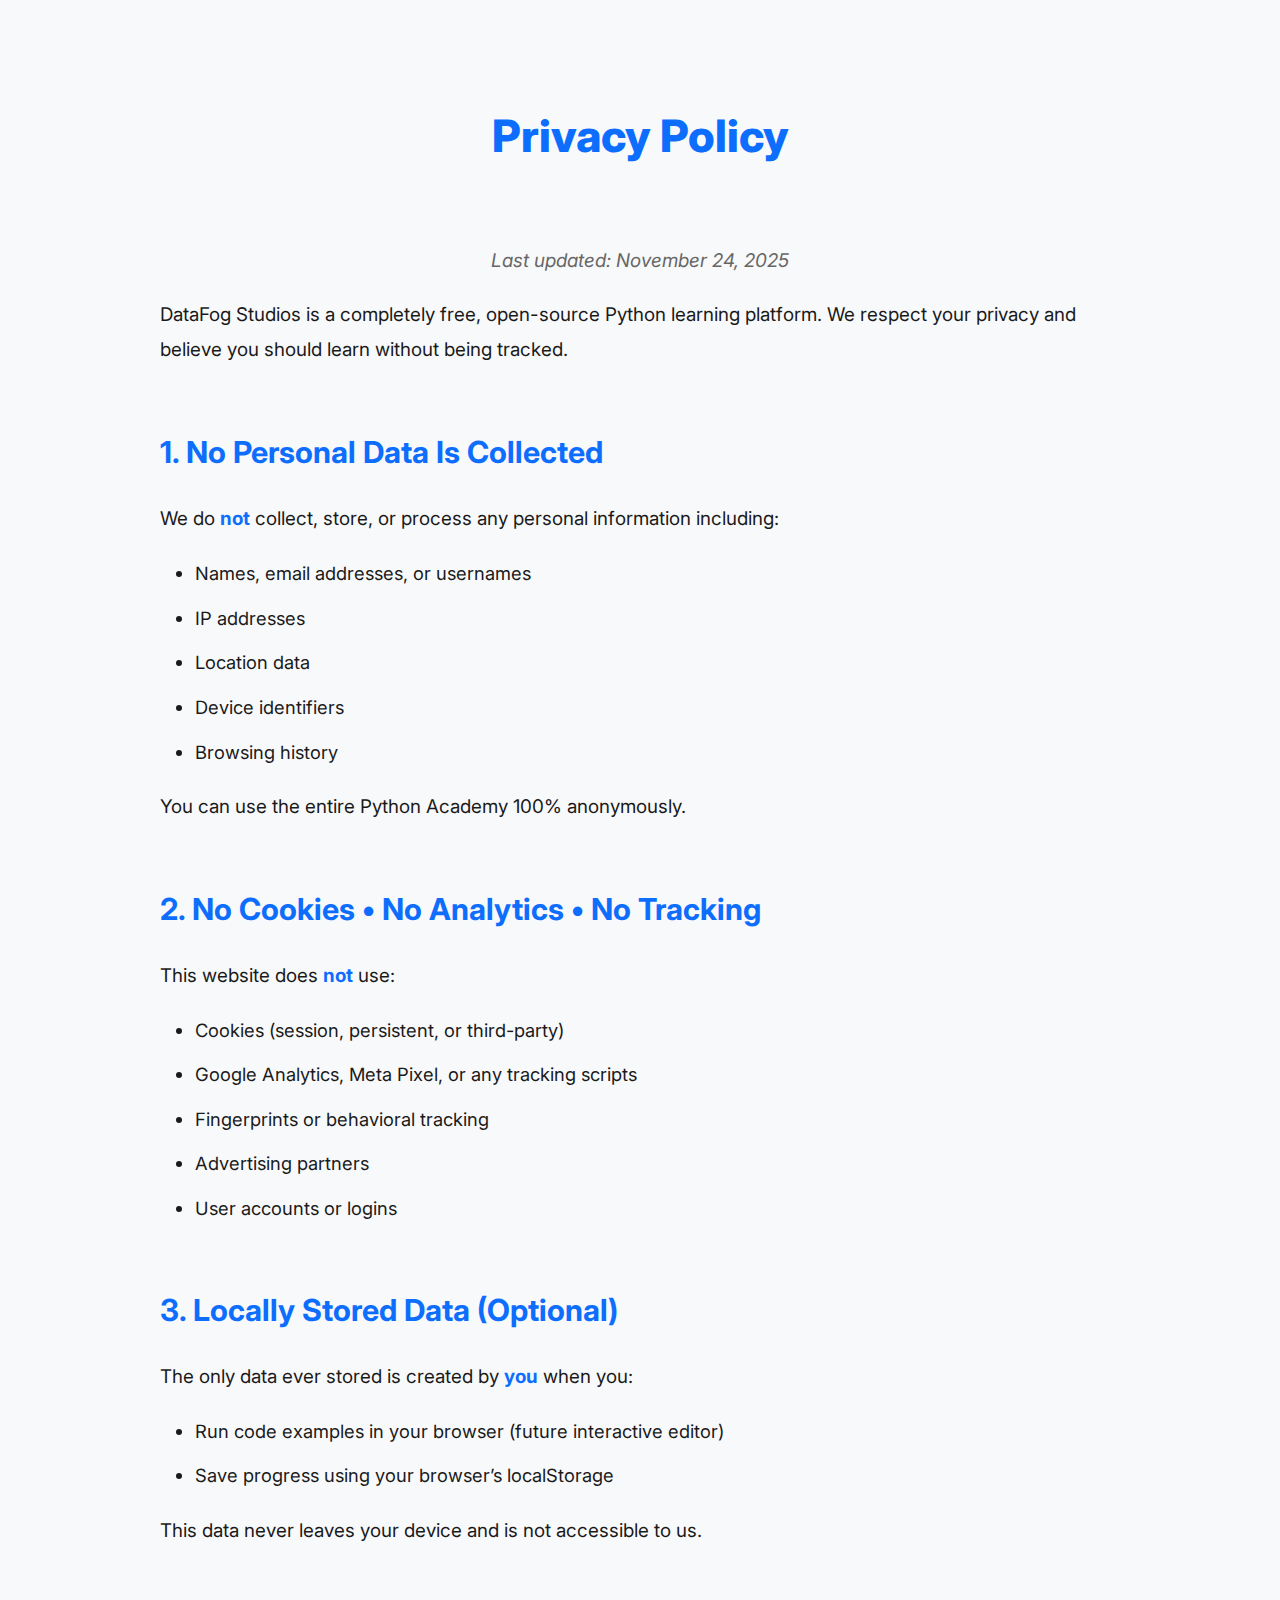
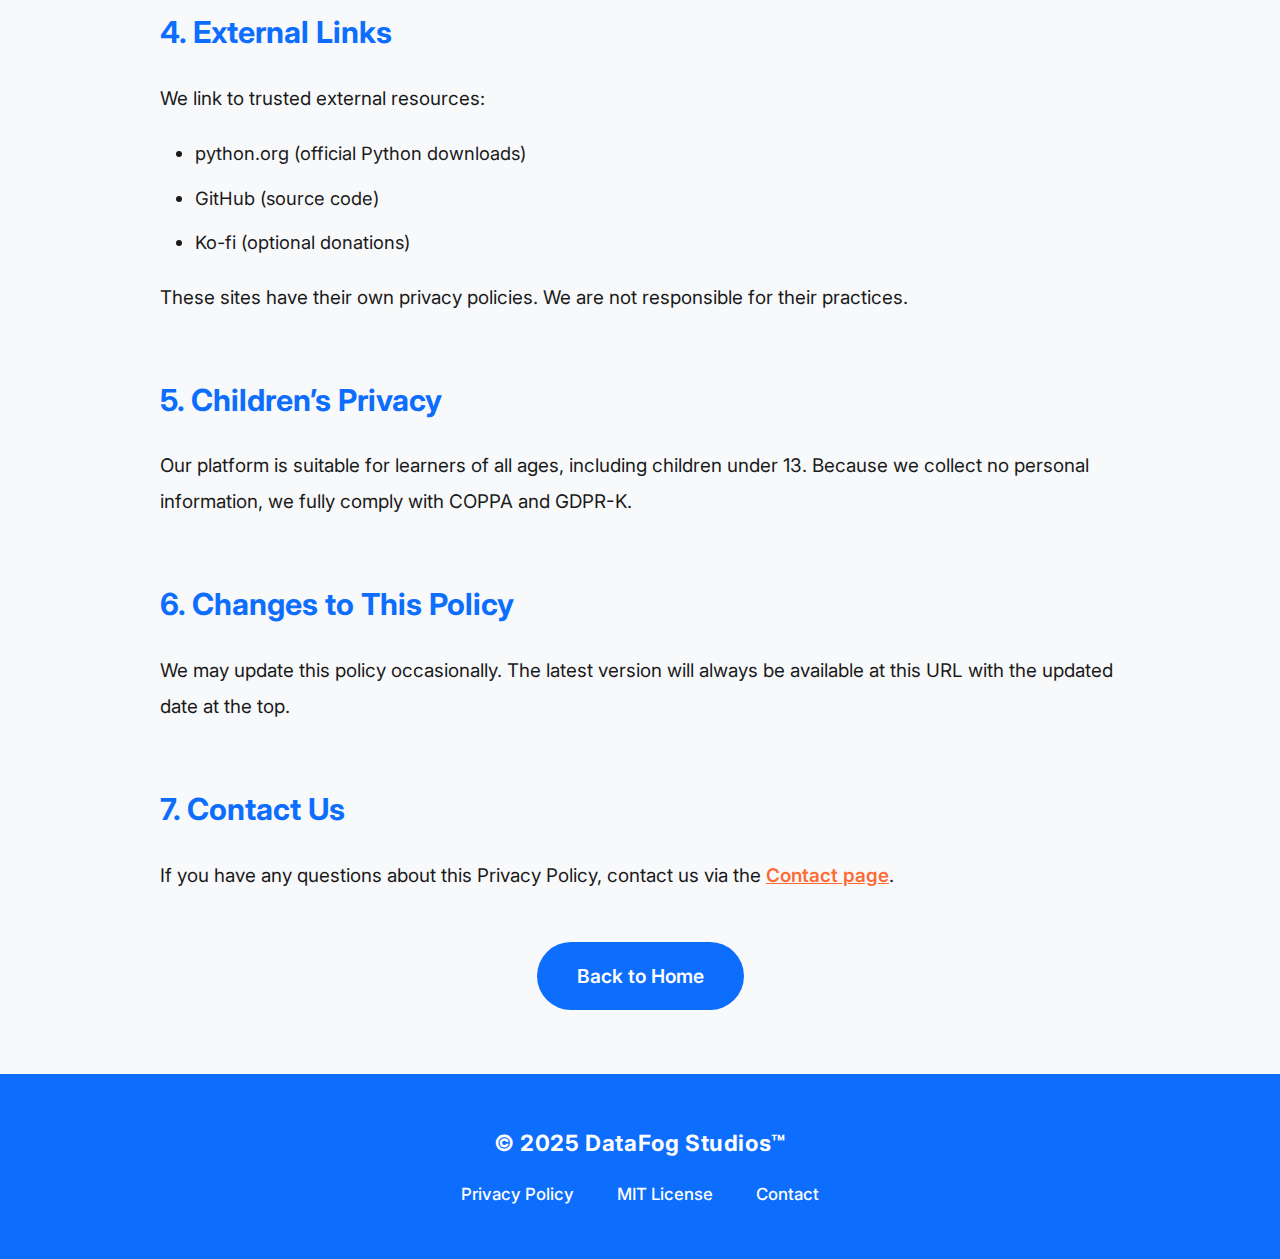
<file: privacy.html>
﻿<!DOCTYPE html><html lang="en"><head><meta charset="UTF-8"><meta name="viewport" content="width=device-width, initial-scale=1.0">
<title>Privacy Policy • DataFog Studios</title>
<link href="https://fonts.googleapis.com/css2?family=Inter:wght@400;500;600;700;800&display=swap" rel="stylesheet">
<style>
body{margin:0;background:#f8f9fa;font-family:'Inter',sans-serif;color:#1a1a1a;line-height:1.9}
.container{max-width:960px;margin:0 auto;padding:4rem 2rem}
h1{font-size:2.8rem;color:#0d6efd;font-weight:800;text-align:center;margin-bottom:2rem}
h2{font-size:1.9rem;color:#0d6efd;font-weight:700;margin:3.5rem 0 1.2rem}
p{margin:1.1rem 0;font-size:1.18rem}
strong{color:#0d6efd}
ul{margin:1.2rem 0;padding-left:2.2rem}
li{margin:0.6rem 0;font-size:1.15rem}
.last-update{color:#666;font-style:italic;text-align:center;margin-top:4rem}
.back-btn{display:inline-block;background:#0d6efd;color:white;padding:1rem 2.5rem;border-radius:50px;font-size:1.2rem;font-weight:600;text-decoration:none;margin:3rem auto 0;display:block;width:max-content}
.back-btn:hover{background:#0b5ed7}
footer{background:#0d6efd;color:white;text-align:center;padding:3rem 0;margin-top:9rem}
</style>
</head><body>

<div class="container">
<h1>Privacy Policy</h1>
<p class="last-update">Last updated: November 24, 2025</p>

<p>DataFog Studios is a completely free, open-source Python learning platform. We respect your privacy and believe you should learn without being tracked.</p>

<h2>1. No Personal Data Is Collected</h2>
<p>We do <strong>not</strong> collect, store, or process any personal information including:</p>
<ul>
<li>Names, email addresses, or usernames</li>
<li>IP addresses</li>
<li>Location data</li>
<li>Device identifiers</li>
<li>Browsing history</li>
</ul>
<p>You can use the entire Python Academy 100% anonymously.</p>

<h2>2. No Cookies • No Analytics • No Tracking</h2>
<p>This website does <strong>not</strong> use:</p>
<ul>
<li>Cookies (session, persistent, or third-party)</li>
<li>Google Analytics, Meta Pixel, or any tracking scripts</li>
<li>Fingerprints or behavioral tracking</li>
<li>Advertising partners</li>
<li>User accounts or logins</li>
</ul>

<h2>3. Locally Stored Data (Optional)</h2>
<p>The only data ever stored is created by <strong>you</strong> when you:</p>
<ul>
<li>Run code examples in your browser (future interactive editor)</li>
<li>Save progress using your browser’s localStorage</li>
</ul>
<p>This data never leaves your device and is not accessible to us.</p>

<h2>4. External Links</h2>
<p>We link to trusted external resources:</p>
<ul>
<li>python.org (official Python downloads)</li>
<li>GitHub (source code)</li>
<li>Ko-fi (optional donations)</li>
</ul>
<p>These sites have their own privacy policies. We are not responsible for their practices.</p>

<h2>5. Children’s Privacy</h2>
<p>Our platform is suitable for learners of all ages, including children under 13. Because we collect no personal information, we fully comply with COPPA and GDPR-K.</p>

<h2>6. Changes to This Policy</h2>
<p>We may update this policy occasionally. The latest version will always be available at this URL with the updated date at the top.</p>

<h2>7. Contact Us</h2>
<p>If you have any questions about this Privacy Policy, contact us via the <a href="contact.html" style="color:#ff6b35;font-weight:600">Contact page</a>.</p>

<a href="../../index.html" class="back-btn">Back to Home</a>
</div>

<div style="background:#0d6efd;color:white;text-align:center;padding:3rem 0;font-family:'Inter',sans-serif">
  <p style="margin:0;font-size:1.4rem;font-weight:700;letter-spacing:0.6px">© 2025 DataFog Studios™</p>
  <p style="margin:0.9rem 0 0;font-size:1.05rem">
    <a href="privacy.html" style="color:white;text-decoration:none;margin:0 1.2rem;font-weight:500">Privacy Policy</a>
    <a href="license.html" style="color:white;text-decoration:none;margin:0 1.2rem;font-weight:500">MIT License</a>
    <a href="contact.html" style="color:white;text-decoration:none;margin:0 1.2rem;font-weight:500">Contact</a>
  </p>
</div>

</body></html>
</file>
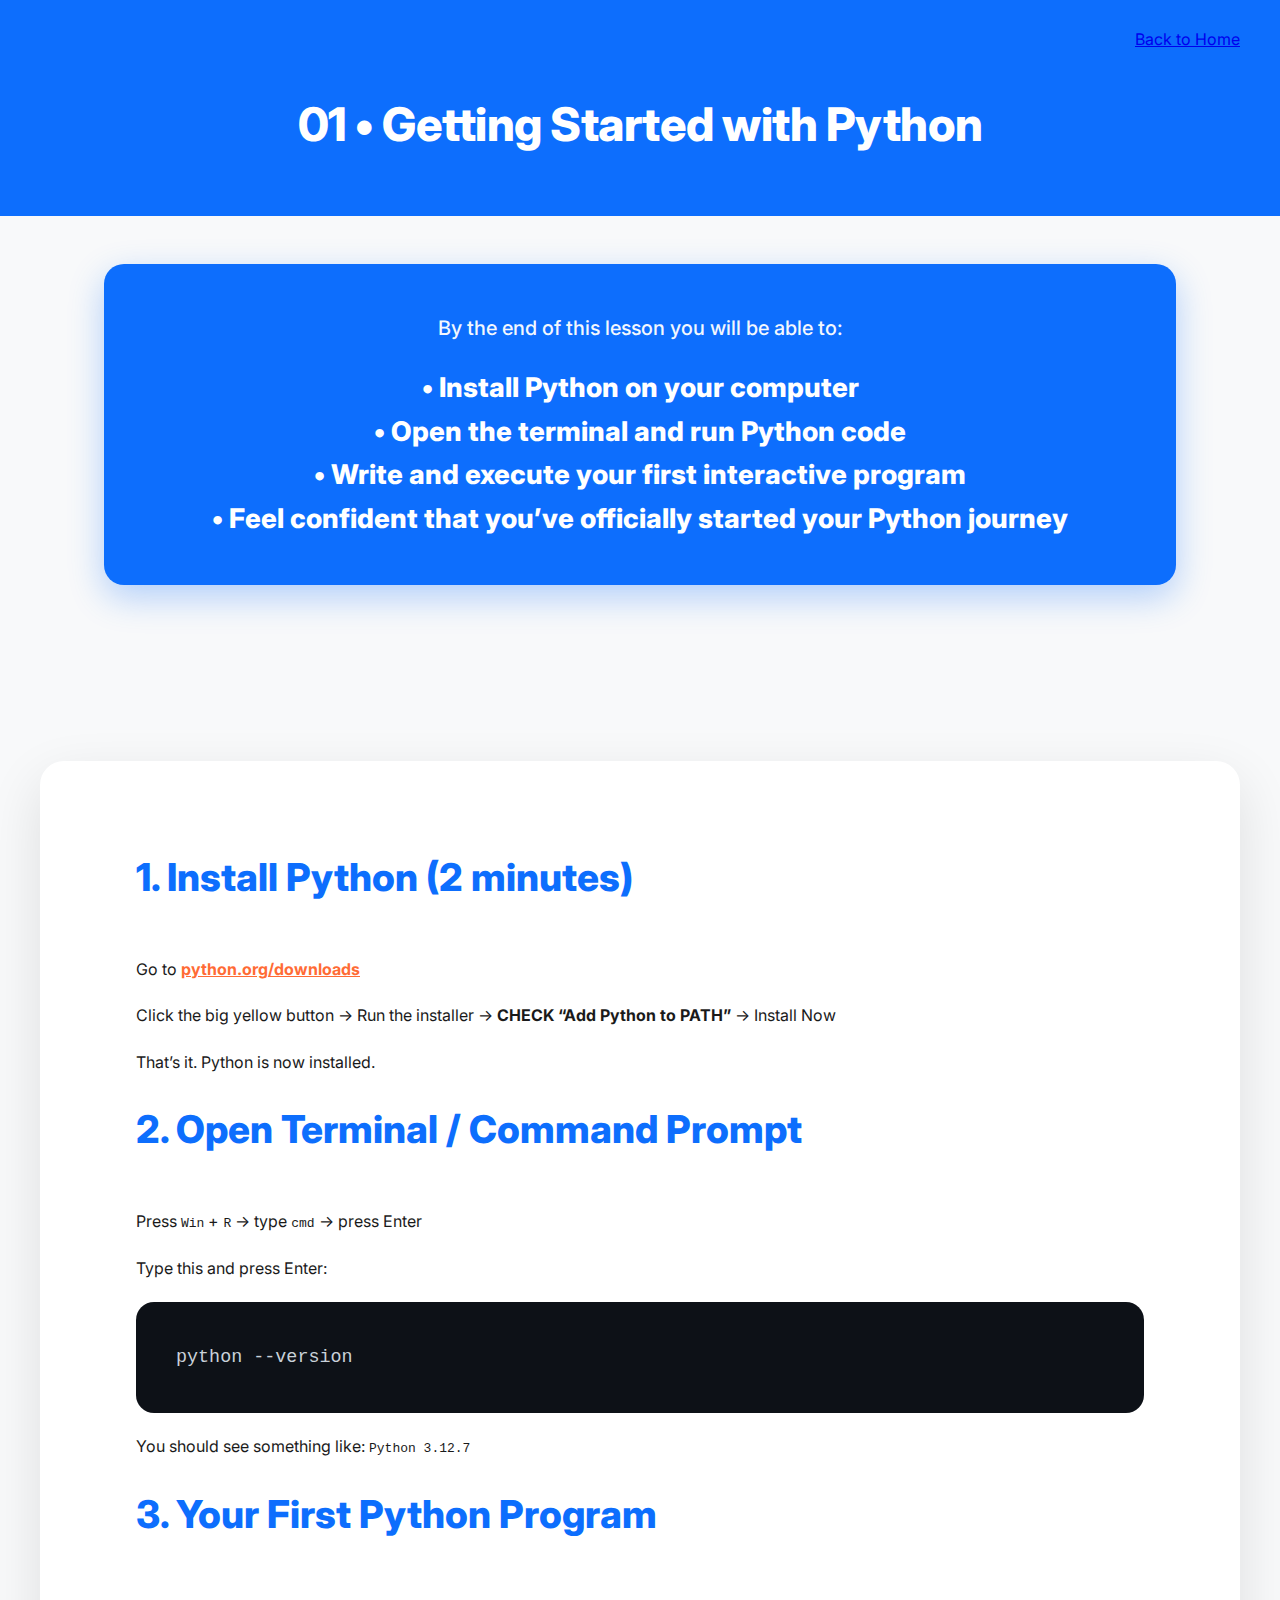
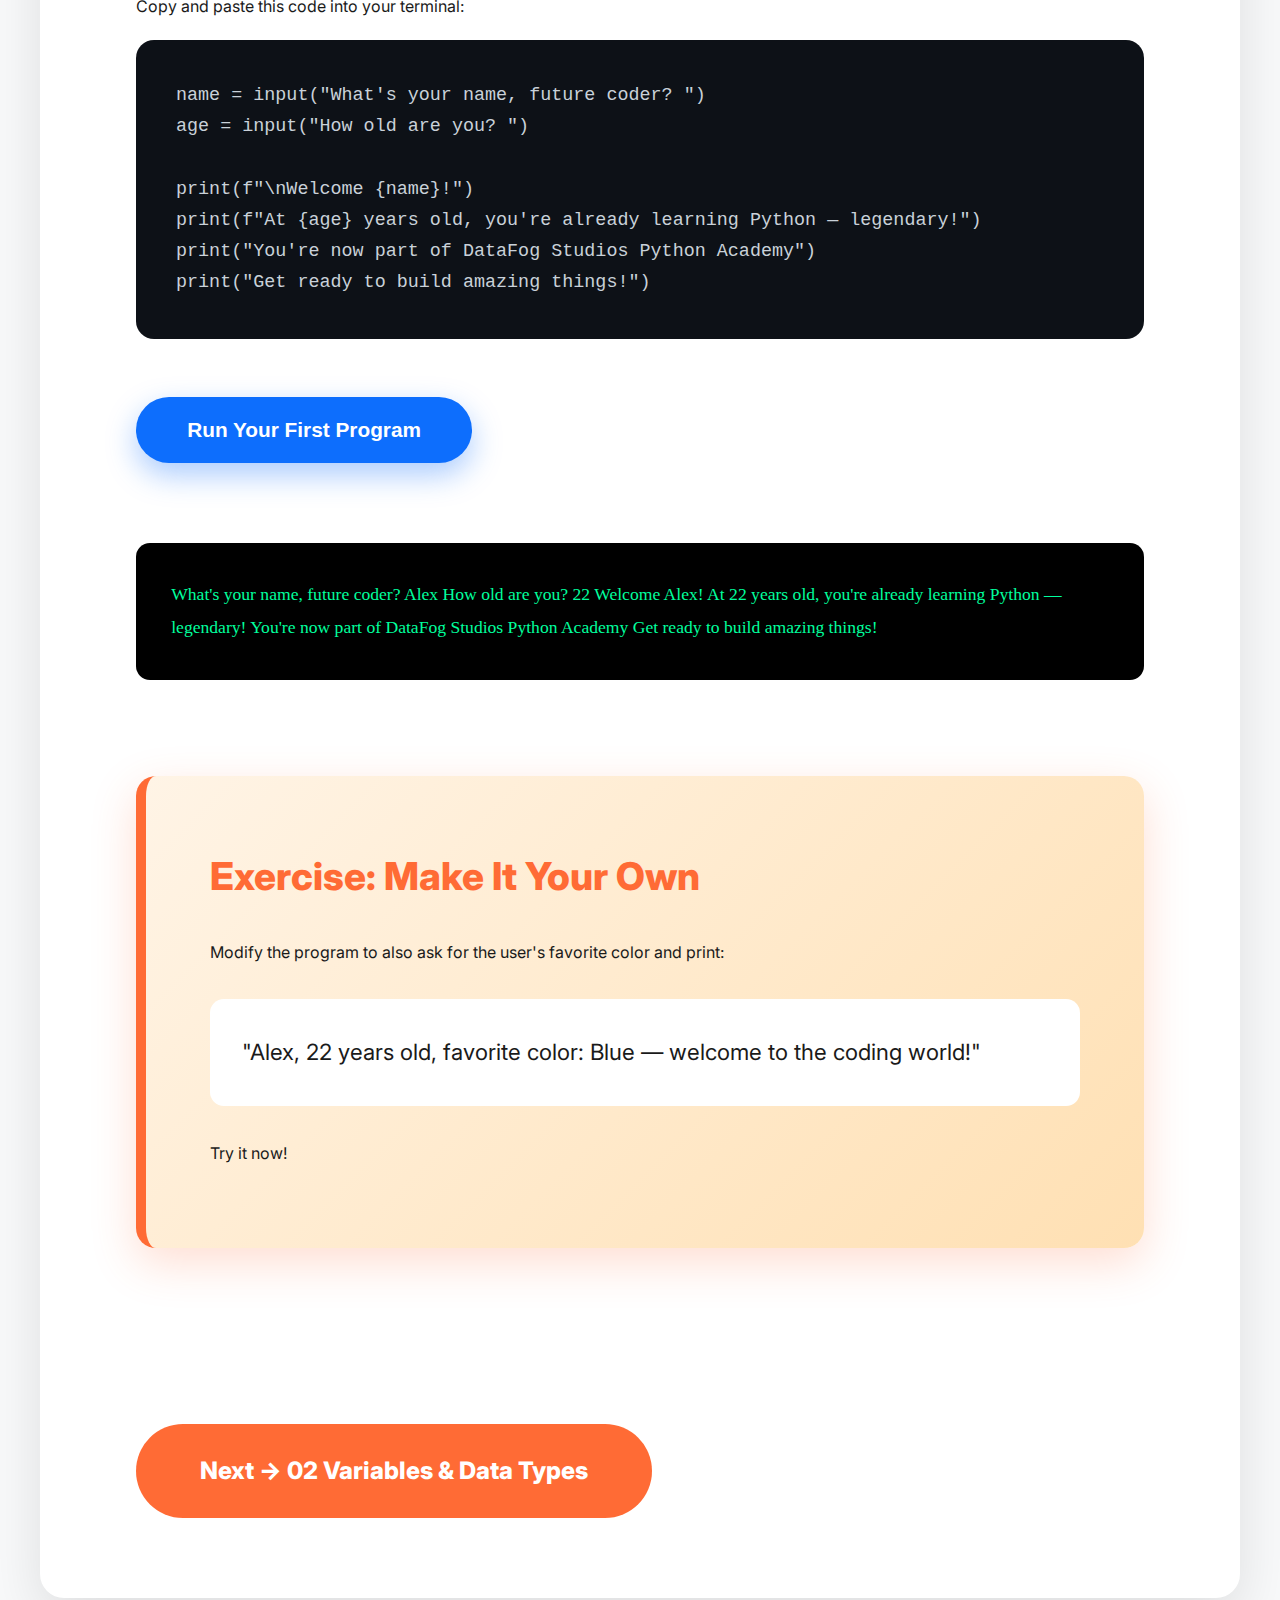
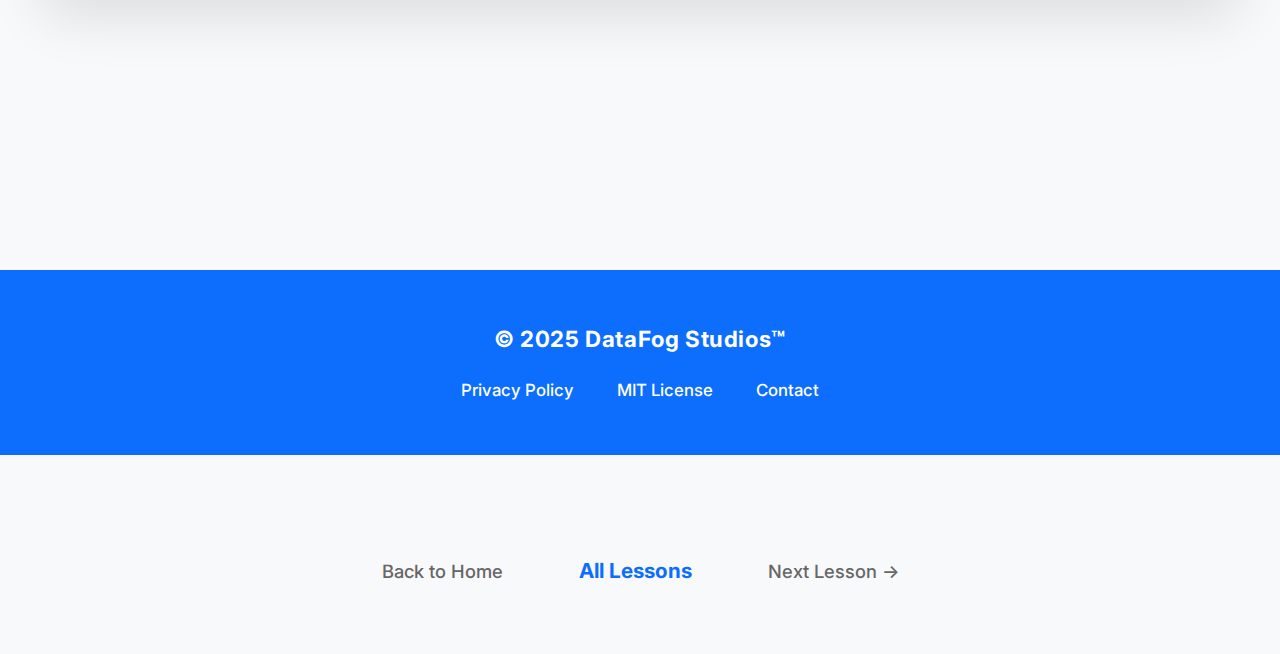
<file: lessons/python/01-getting-started.html>
﻿<!DOCTYPE html><html lang="en"><head><meta charset="UTF-8"><meta name="viewport" content="width=device-width, initial-scale=1.0">
<title>01 • Getting Started with Python • Python Academy</title>
<link href="https://fonts.googleapis.com/css2?family=Inter:wght@400;500;600;700;800&display=swap" rel="stylesheet">
<style>
body{margin:0;background:#f8f9fa;font-family:'Inter',sans-serif;color:#1a1a1a;line-height:1.9}
.container{max-width:1280px;margin:0 auto;padding:0 40px}
.hero{background:#0d6efd;color:white;padding:5rem 0 3rem;text-align:center;position:relative}
.hero h1{font-size:2.9rem;font-weight:800;margin:0;letter-spacing:-0.5px}
.top-right{position:absolute;top:24px;right:40px}
.top-right a{color:white;font-weight:600;text-decoration:none;font-size:1.15rem}
.top-right a:hover{text-decoration:underline}
.section{padding:6rem 0}
.card{background:white;border-radius:24px;padding:5rem 6rem;margin:2rem 0;box-shadow:0 20px 55px rgba(0,0,0,0.11);transition:transform .3s}
.card:hover{transform:translateY(-10px)}
h2{color:#0d6efd;font-size:2.4rem;font-weight:800;margin:0 0 2.5rem}
h3{font-size:1.9rem;color:#0d6efd;font-weight:700;margin:4.5rem 0 1.5rem}
pre{background:#0d1117;color:#c9d1d9;padding:2.5rem;border-radius:18px;overflow-x:auto;font-size:1.15rem;line-height:1.7;font-family:ui-monospace,monospace}
.run-btn{background:#0d6efd;color:white;border:none;padding:1.3rem 3.2rem;border-radius:50px;font-size:1.3rem;font-weight:700;cursor:pointer;box-shadow:0 12px 30px rgba(13,110,253,0.35);transition:all .3s;margin:2.5rem 0}
.run-btn:hover{background:#0b5ed7;transform:scale(1.06)}
.output{background:#000;color:#00ff9d;padding:2.2rem;border-radius:14px;margin:2.5rem 0;font-size:1.1rem;font-family:ui-monospace}
.exercise{background:linear-gradient(135deg,#fff4e6,#ffe0b3);border-left:10px solid #ff6b35;padding:4rem;border-radius:20px;margin:6rem 0;box-shadow:0 15px 45px rgba(255,107,53,0.22)}
.exercise h3{color:#ff6b35;font-size:2.4rem;font-weight:800;margin:0 0 1.5rem}
.next-btn{background:#ff6b35;color:white;padding:1.5rem 4rem;border-radius:50px;font-size:1.5rem;font-weight:800;text-decoration:none;display:inline-block;margin-top:5rem;transition:all .3s}
.next-btn:hover{background:#e55a2b;transform:scale(1.05)}
</style>
</head><body>

<div class="hero">
  <div class="container">
    <a href="../../index.html" class="top-right">Back to Home</a>
    <h1>01 • Getting Started with Python</h1>
  </div>
</div>

<div class="container" style="background:#0d6efd;color:white;padding:2.8rem 3.5rem;border-radius:20px;margin:3rem auto;max-width:960px;text-align:center;box-shadow:0 12px 35px rgba(13,110,253,0.3)">
  <p style="margin:0 0 1.2rem;font-size:1.25rem;opacity:0.95;font-weight:500">By the end of this lesson you will be able to:</p>
  <strong style="font-size:1.7rem;font-weight:800;line-height:1.6">
    • Install Python on your computer<br>
    • Open the terminal and run Python code<br>
    • Write and execute your first interactive program<br>
    • Feel confident that you’ve officially started your Python journey
  </strong>
</div>

<div class="section"><div class="container">

<div class="card">

<h2>1. Install Python (2 minutes)</h2>
<p>Go to <a href="https://python.org/downloads" target="_blank" style="color:#ff6b35;font-weight:700">python.org/downloads</a></p>
<p>Click the big yellow button → Run the installer → <strong>CHECK “Add Python to PATH”</strong> → Install Now</p>
<p>That’s it. Python is now installed.</p>

<h2>2. Open Terminal / Command Prompt</h2>
<p>Press <kbd>Win</kbd> + <kbd>R</kbd> → type <code>cmd</code> → press Enter</p>
<p>Type this and press Enter:</p>
<pre><code>python --version</code></pre>
<p>You should see something like: <code>Python 3.12.7</code></p>

<h2>3. Your First Python Program</h2>
<p>Copy and paste this code into your terminal:</p>
<pre><code>name = input("What's your name, future coder? ")
age = input("How old are you? ")

print(f"\nWelcome {name}!")
print(f"At {age} years old, you're already learning Python — legendary!")
print("You're now part of DataFog Studios Python Academy")
print("Get ready to build amazing things!")</code></pre>

<button class="run-btn" onclick="alert('Paste the code above into your terminal and press Enter!')">Run Your First Program</button>

<div class="output">
What's your name, future coder? Alex
How old are you? 22

Welcome Alex!
At 22 years old, you're already learning Python — legendary!
You're now part of DataFog Studios Python Academy
Get ready to build amazing things!
</div>

<div class="exercise">
<h3>Exercise: Make It Your Own</h3>
<p>Modify the program to also ask for the user's favorite color and print:</p>
<p style="background:white;padding:2rem;border-radius:14px;font-size:1.4rem;margin:2rem 0">
"Alex, 22 years old, favorite color: Blue — welcome to the coding world!"
</p>
<p>Try it now!</p>
</div>

<a href="02-variables.html" class="next-btn">Next → 02 Variables & Data Types</a>

</div>
</div></div>

<div style="background:#0d6efd;color:white;text-align:center;padding:3rem 0;margin-top:9rem;font-family:'Inter',sans-serif">
  <p style="margin:0;font-size:1.4rem;font-weight:700;letter-spacing:0.6px">© 2025 DataFog Studios™</p>
  <p style="margin:0.9rem 0 0;font-size:1.05rem">
    <a href="../../privacy.html" style="color:white;text-decoration:none;margin:0 1.2rem;font-weight:500">Privacy Policy</a>
    <a href="../../license.html" style="color:white;text-decoration:none;margin:0 1.2rem;font-weight:500">MIT License</a>
    <a href="../../contact.html" style="color:white;text-decoration:none;margin:0 1.2rem;font-weight:500">Contact</a>
  </p>
</div>

<div style="text-align:center;margin:6rem 0 4rem">
  <a href="../../index.html" style="color:#666;font-weight:500;margin:0 2rem;text-decoration:none;font-size:1.15rem">Back to Home</a>
  <a href="index.html" style="color:#0d6efd;font-weight:700;margin:0 2.5rem;text-decoration:none;font-size:1.3rem">All Lessons</a>
  <a href="02-variables.html" style="color:#666;font-weight:500;margin:0 2rem;text-decoration:none;font-size:1.15rem">Next Lesson →</a>
</div>

</body></html>
</file>
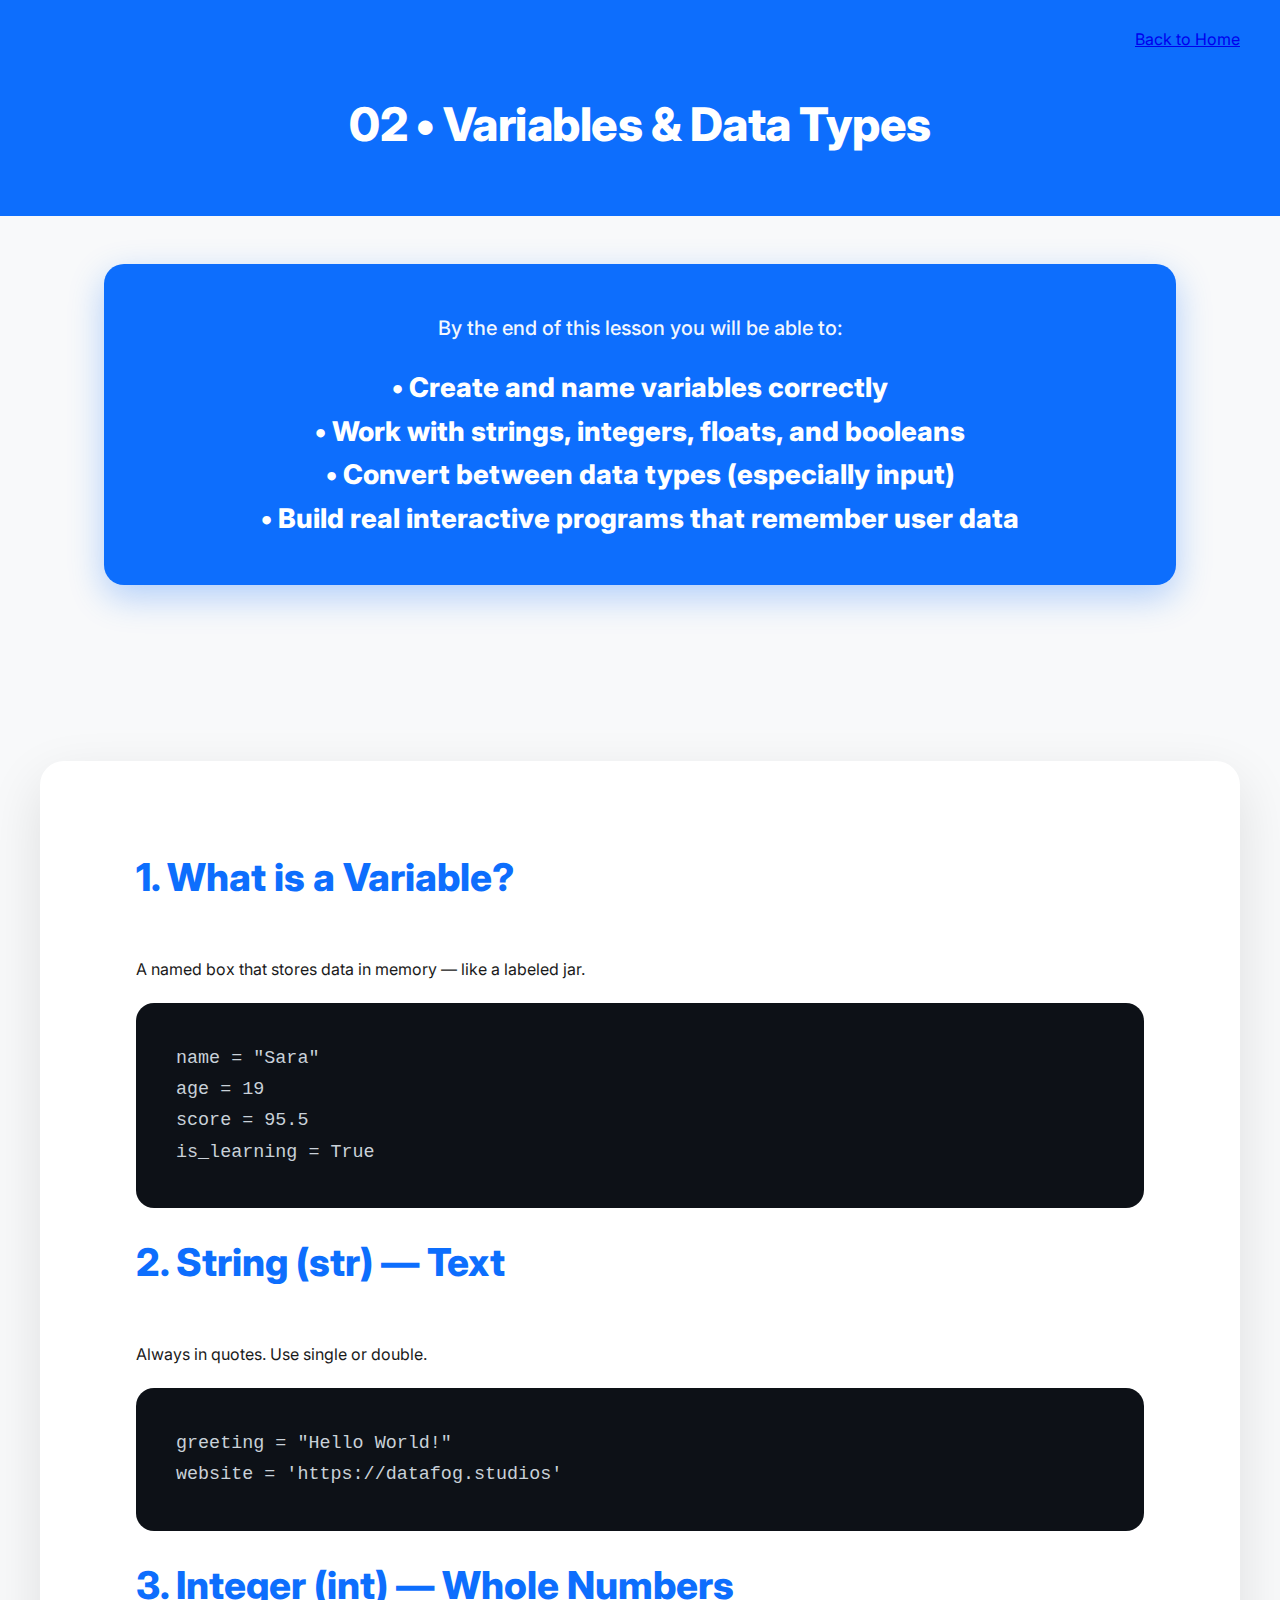
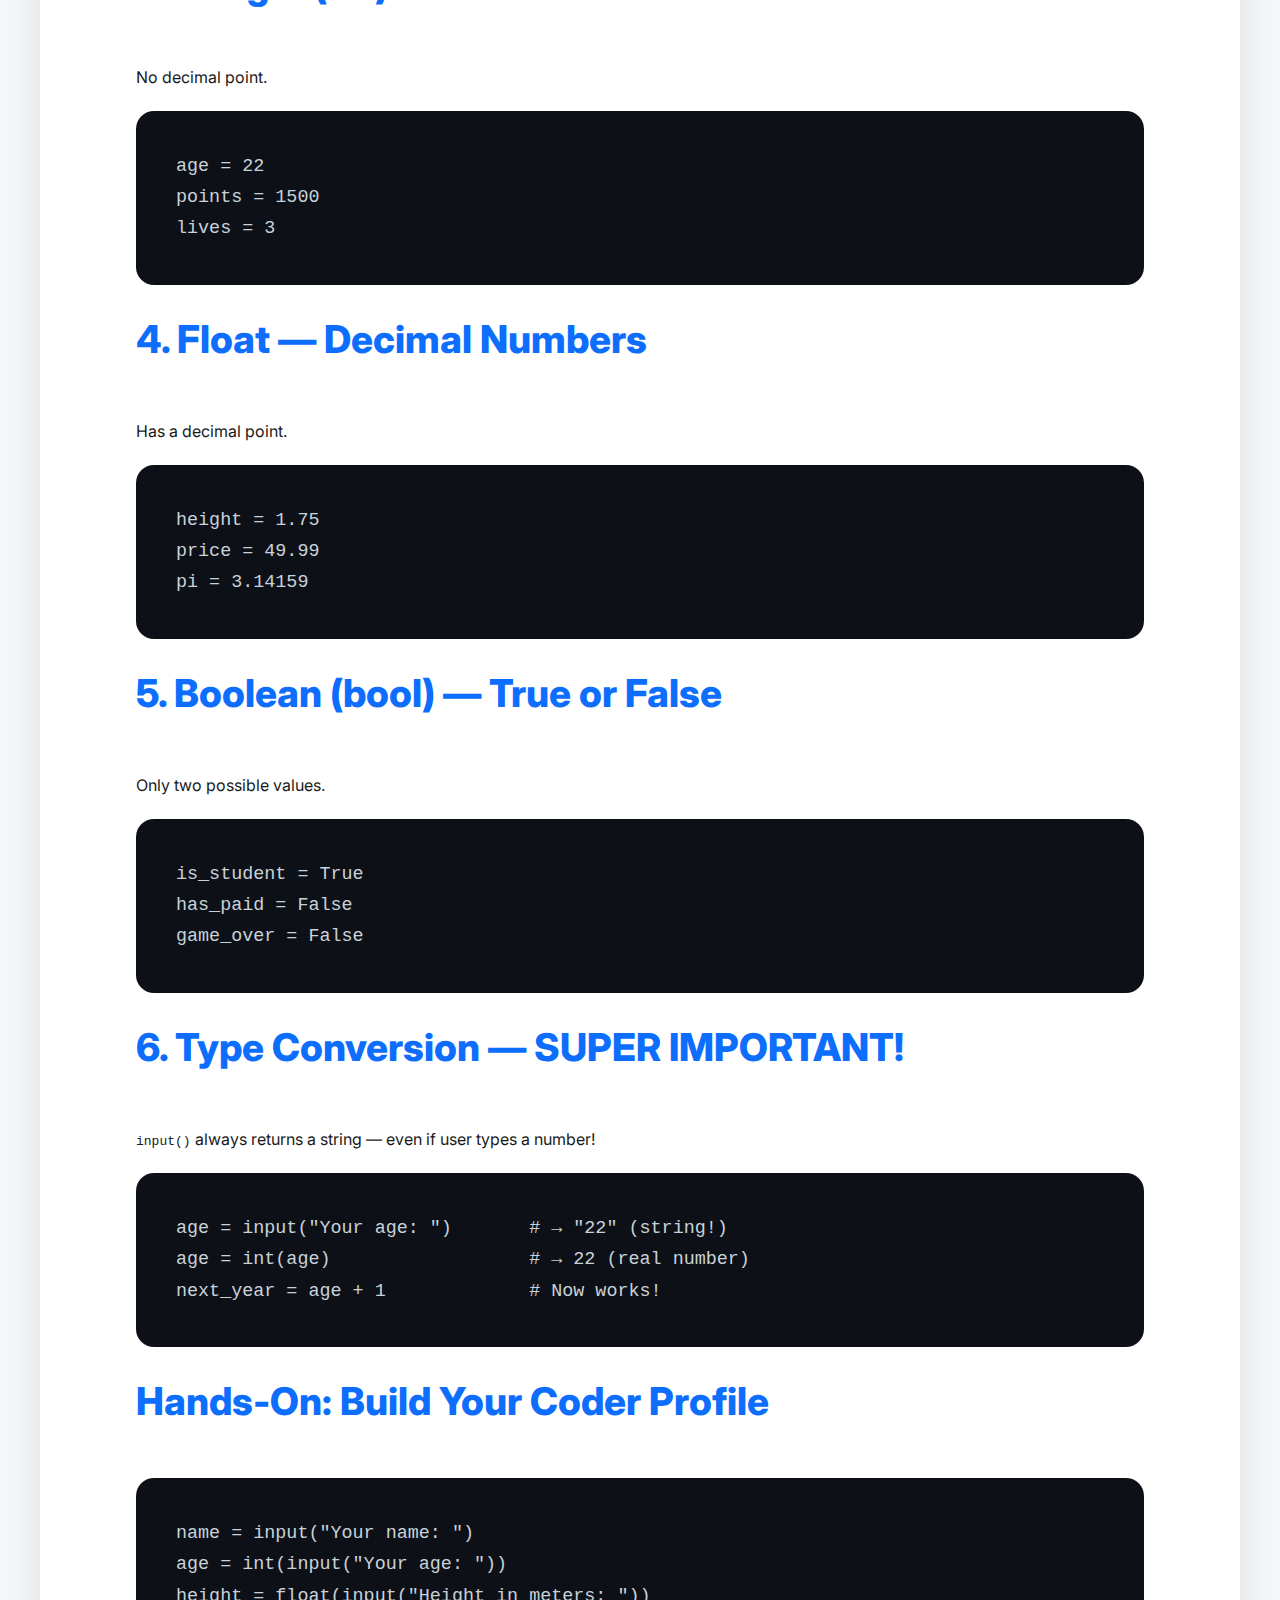
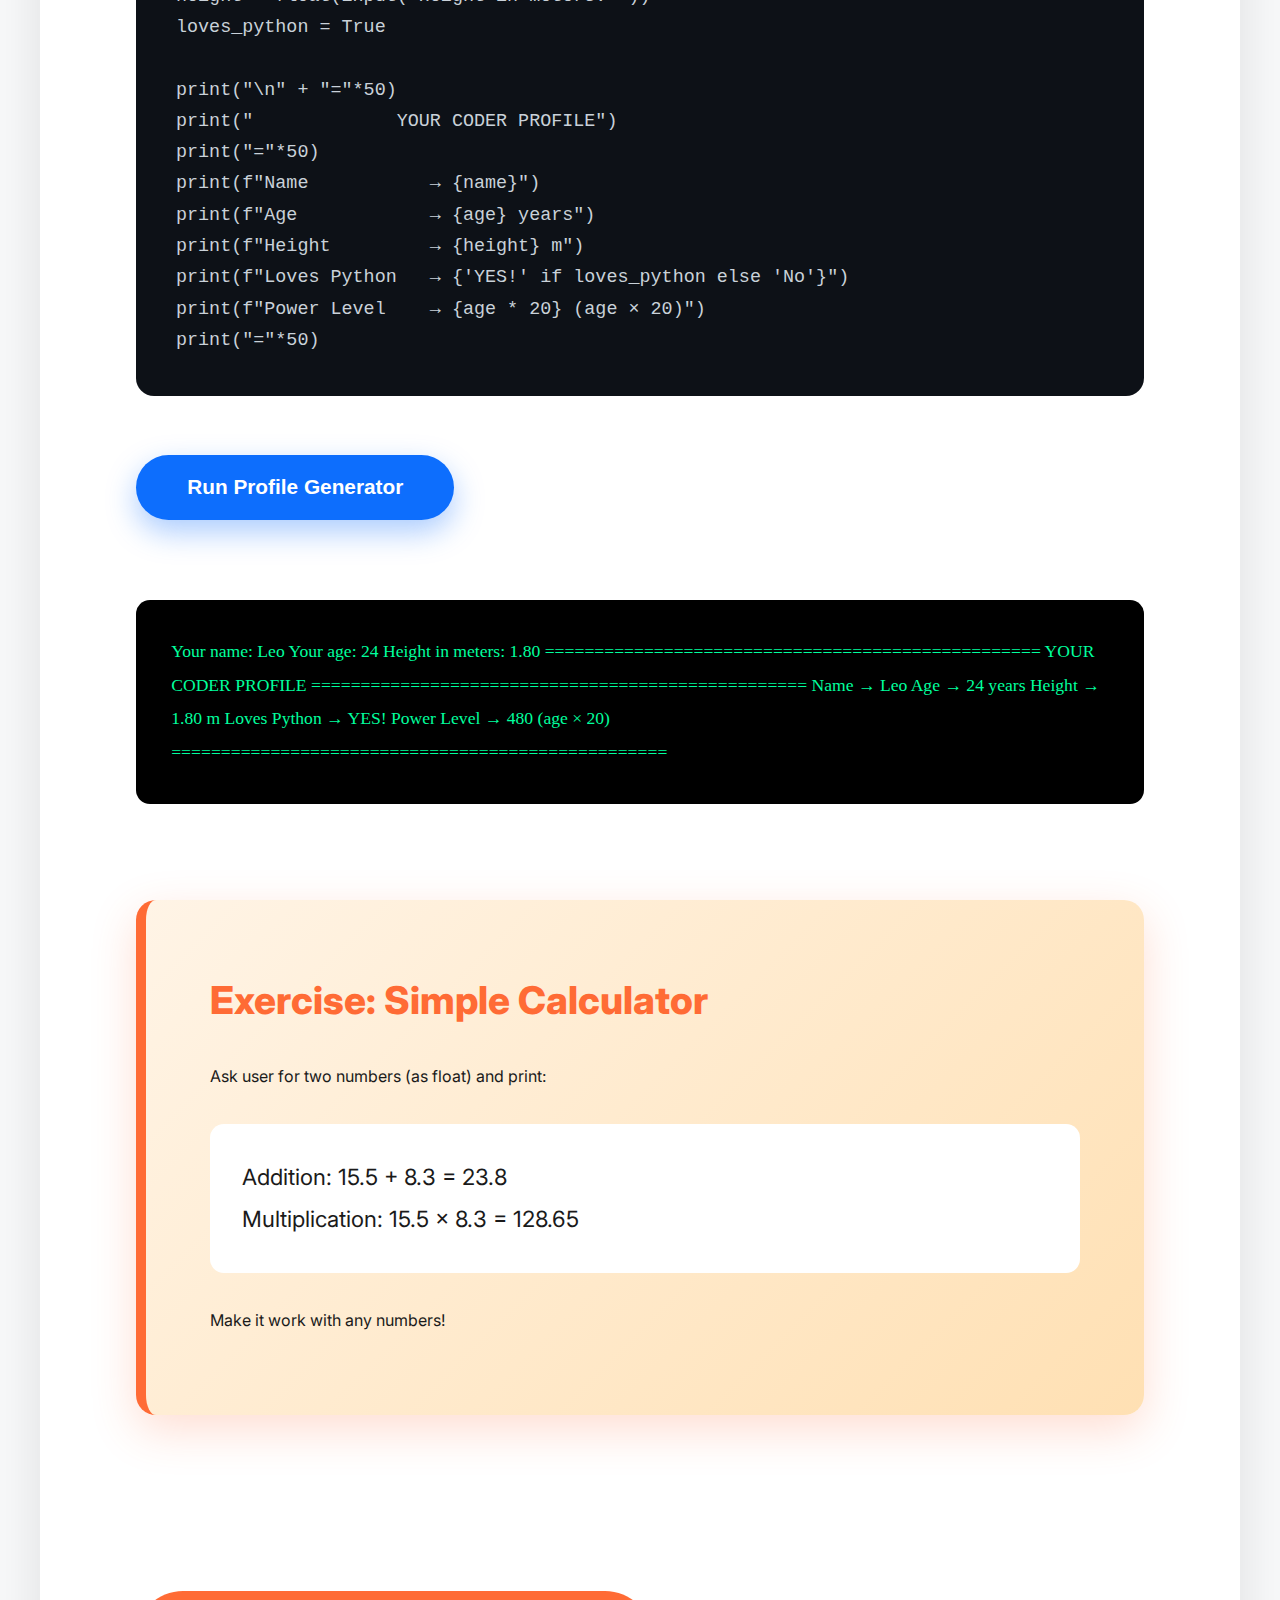
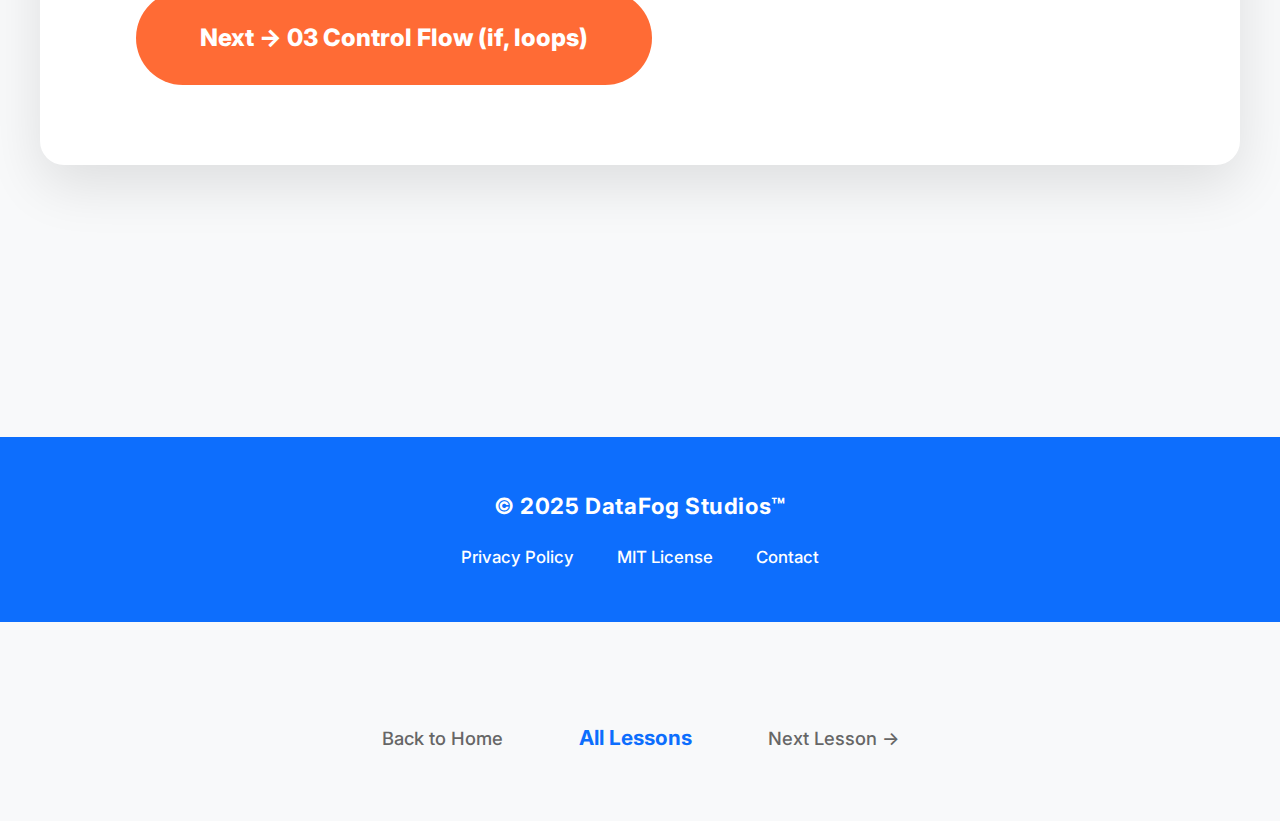
<file: lessons/python/02-variables.html>
﻿<!DOCTYPE html><html lang="en"><head><meta charset="UTF-8"><meta name="viewport" content="width=device-width, initial-scale=1.0">
<title>02 • Variables & Data Types • Python Academy</title>
<link href="https://fonts.googleapis.com/css2?family=Inter:wght@400;500;600;700;800&display=swap" rel="stylesheet">
<style>
body{margin:0;background:#f8f9fa;font-family:'Inter',sans-serif;color:#1a1a1a;line-height:1.9}
.container{max-width:1280px;margin:0 auto;padding:0 40px}
.hero{background:#0d6efd;color:white;padding:5rem 0 3rem;text-align:center;position:relative}
.hero h1{font-size:2.9rem;font-weight:800;margin:0;letter-spacing:-0.5px}
.top-right{position:absolute;top:24px;right:40px}
.top-right a{color:white;font-weight:600;text-decoration:none;font-size:1.15rem}
.top-right a:hover{text-decoration:underline}
.section{padding:6rem 0}
.card{background:white;border-radius:24px;padding:5rem 6rem;margin:2rem 0;box-shadow:0 20px 55px rgba(0,0,0,0.11);transition:transform .3s}
.card:hover{transform:translateY(-10px)}
h2{color:#0d6efd;font-size:2.4rem;font-weight:800;margin:0 0 2.5rem}
h3{font-size:1.9rem;color:#0d6efd;font-weight:700;margin:4.5rem 0 1.5rem}
pre{background:#0d1117;color:#c9d1d9;padding:2.5rem;border-radius:18px;overflow-x:auto;font-size:1.15rem;line-height:1.7;font-family:ui-monospace,monospace}
.run-btn{background:#0d6efd;color:white;border:none;padding:1.3rem 3.2rem;border-radius:50px;font-size:1.3rem;font-weight:700;cursor:pointer;box-shadow:0 12px 30px rgba(13,110,253,0.35);transition:all .3s;margin:2.5rem 0}
.run-btn:hover{background:#0b5ed7;transform:scale(1.06)}
.output{background:#000;color:#00ff9d;padding:2.2rem;border-radius:14px;margin:2.5rem 0;font-size:1.1rem;font-family:ui-monospace}
.exercise{background:linear-gradient(135deg,#fff4e6,#ffe0b3);border-left:10px solid #ff6b35;padding:4rem;border-radius:20px;margin:6rem 0;box-shadow:0 15px 45px rgba(255,107,53,0.22)}
.exercise h3{color:#ff6b35;font-size:2.4rem;font-weight:800;margin:0 0 1.5rem}
.next-btn{background:#ff6b35;color:white;padding:1.5rem 4rem;border-radius:50px;font-size:1.5rem;font-weight:800;text-decoration:none;display:inline-block;margin-top:5rem;transition:all .3s}
.next-btn:hover{background:#e55a2b;transform:scale(1.05)}
</style>
</head><body>

<div class="hero">
  <div class="container">
    <a href="../../index.html" class="top-right">Back to Home</a>
    <h1>02 • Variables & Data Types</h1>
  </div>
</div>

<div class="container" style="background:#0d6efd;color:white;padding:2.8rem 3.5rem;border-radius:20px;margin:3rem auto;max-width:960px;text-align:center;box-shadow:0 12px 35px rgba(13,110,253,0.3)">
  <p style="margin:0 0 1.2rem;font-size:1.25rem;opacity:0.95;font-weight:500">By the end of this lesson you will be able to:</p>
  <strong style="font-size:1.7rem;font-weight:800;line-height:1.6">
    • Create and name variables correctly<br>
    • Work with strings, integers, floats, and booleans<br>
    • Convert between data types (especially input)<br>
    • Build real interactive programs that remember user data
  </strong>
</div>

<div class="section"><div class="container">

<div class="card">

<h2>1. What is a Variable?</h2>
<p>A named box that stores data in memory — like a labeled jar.</p>
<pre><code>name = "Sara"
age = 19
score = 95.5
is_learning = True</code></pre>

<h2>2. String (str) — Text</h2>
<p>Always in quotes. Use single or double.</p>
<pre><code>greeting = "Hello World!"
website = 'https://datafog.studios'</code></pre>

<h2>3. Integer (int) — Whole Numbers</h2>
<p>No decimal point.</p>
<pre><code>age = 22
points = 1500
lives = 3</code></pre>

<h2>4. Float — Decimal Numbers</h2>
<p>Has a decimal point.</p>
<pre><code>height = 1.75
price = 49.99
pi = 3.14159</code></pre>

<h2>5. Boolean (bool) — True or False</h2>
<p>Only two possible values.</p>
<pre><code>is_student = True
has_paid = False
game_over = False</code></pre>

<h2>6. Type Conversion — SUPER IMPORTANT!</h2>
<p><code>input()</code> always returns a string — even if user types a number!</p>
<pre><code>age = input("Your age: ")       # → "22" (string!)
age = int(age)                  # → 22 (real number)
next_year = age + 1             # Now works!</code></pre>

<h2>Hands-On: Build Your Coder Profile</h2>
<pre><code>name = input("Your name: ")
age = int(input("Your age: "))
height = float(input("Height in meters: "))
loves_python = True

print("\n" + "="*50)
print("             YOUR CODER PROFILE")
print("="*50)
print(f"Name           → {name}")
print(f"Age            → {age} years")
print(f"Height         → {height} m")
print(f"Loves Python   → {'YES!' if loves_python else 'No'}")
print(f"Power Level    → {age * 20} (age × 20)")
print("="*50)</code></pre>

<button class="run-btn" onclick="alert('Run this in your terminal now!')">Run Profile Generator</button>

<div class="output">
Your name: Leo
Your age: 24
Height in meters: 1.80

==================================================
             YOUR CODER PROFILE
==================================================
Name           → Leo
Age            → 24 years
Height         → 1.80 m
Loves Python   → YES!
Power Level    → 480 (age × 20)
==================================================
</div>

<div class="exercise">
<h3>Exercise: Simple Calculator</h3>
<p>Ask user for two numbers (as float) and print:</p>
<p style="background:white;padding:2rem;border-radius:14px;font-size:1.4rem;margin:2rem 0">
Addition: 15.5 + 8.3 = 23.8<br>
Multiplication: 15.5 × 8.3 = 128.65
</p>
<p>Make it work with any numbers!</p>
</div>

<a href="03-control-flow.html" class="next-btn">Next → 03 Control Flow (if, loops)</a>

</div>
</div></div>

<div style="background:#0d6efd;color:white;text-align:center;padding:3rem 0;margin-top:9rem;font-family:'Inter',sans-serif">
  <p style="margin:0;font-size:1.4rem;font-weight:700;letter-spacing:0.6px">© 2025 DataFog Studios™</p>
  <p style="margin:0.9rem 0 0;font-size:1.05rem">
    <a href="../../privacy.html" style="color:white;text-decoration:none;margin:0 1.2rem;font-weight:500">Privacy Policy</a>
    <a href="../../license.html" style="color:white;text-decoration:none;margin:0 1.2rem;font-weight:500">MIT License</a>
    <a href="../../contact.html" style="color:white;text-decoration:none;margin:0 1.2rem;font-weight:500">Contact</a>
  </p>
</div>

<div style="text-align:center;margin:6rem 0 4rem">
  <a href="../../index.html" style="color:#666;font-weight:500;margin:0 2rem;text-decoration:none;font-size:1.15rem">Back to Home</a>
  <a href="index.html" style="color:#0d6efd;font-weight:700;margin:0 2.5rem;text-decoration:none;font-size:1.3rem">All Lessons</a>
  <a href="03-control-flow.html" style="color:#666;font-weight:500;margin:0 2rem;text-decoration:none;font-size:1.15rem">Next Lesson →</a>
</div>

</body></html>
</file>
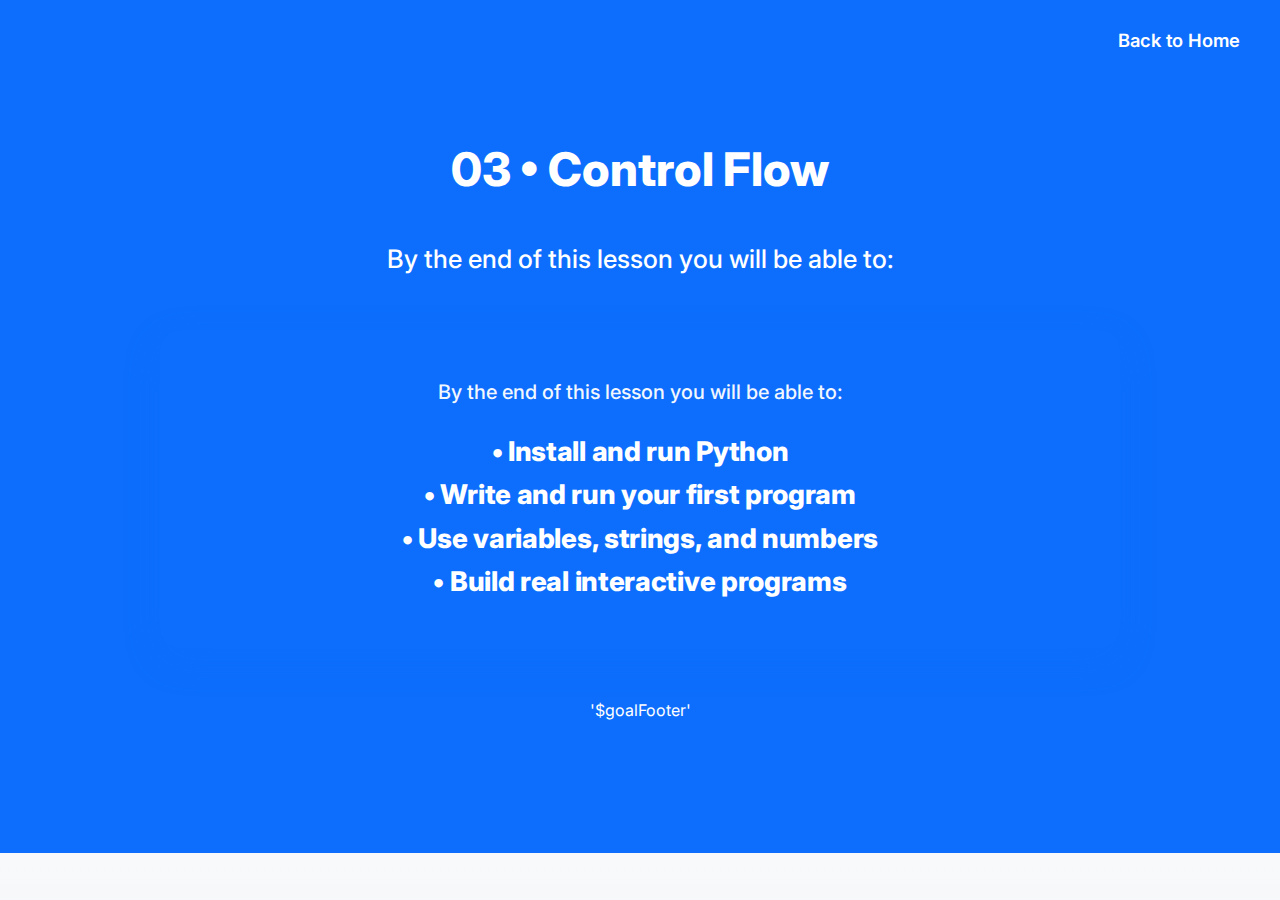
<file: lessons/python/03-control-flow.html>
﻿<!DOCTYPE html><html lang="en"><head><meta charset="UTF-8"><meta name="viewport" content="width=device-width, initial-scale=1.0">
<title>03 • Control Flow • Python Academy</title>
<link rel="stylesheet" href="../../css/tradingpedia-style.css">
<link href="https://fonts.googleapis.com/css2?family=Inter:wght@400;500;600;700;800&display=swap" rel="stylesheet">
<style>
body{margin:0;background:linear-gradient(to bottom,#f8f9fa 0%,#e9ecef 100%);font-family:'Inter',sans-serif;color:#1a1a1a;line-height:1.8}
.container{max-width:1100px;margin:0 auto;padding:0 20px}
.hero{background:#0d6efd;color:white;padding:8rem 0;text-align:center}
.hero h1{font-size:2.9rem;font-weight:800;margin:0}
.hero p{font-size:1.6rem;font-weight:500;margin:1.5rem 0 0}
.section{padding:5rem 0}
.card{background:white;border-radius:20px;padding:3.5rem;margin:2rem 0;box-shadow:0 15px 40px rgba(0,0,0,0.09);transition:transform .3s}
.card:hover{transform:translateY(-8px)}
h2{color:#0d6efd;font-size:2.6rem;font-weight:800;margin:0 0 2rem}
h3{font-size:1.4rem;margin:3rem 0 1rem}
pre{background:#0d1117;color:#c9d1d9;padding:2rem;border-radius:16px;overflow-x:auto;font-size:1.05rem;line-height:1.6;font-family:ui-monospace,monospace}
.run-btn{background:#0d6efd;color:white;border:none;padding:1.1rem 2.5rem;border-radius:50px;font-size:1.2rem;font-weight:700;cursor:pointer;box-shadow:0 10px 25px rgba(13,110,253,0.3);transition:all .3s}
.run-btn:hover{background:#0b5ed7;transform:scale(1.05)}
.output{background:#000;color:#00ff9d;padding:1.8rem;border-radius:12px;margin:1.8rem 0;font-size:1.05rem;font-family:ui-monospace}
.exercise{background:linear-gradient(135deg,#fff4e6,#ffe0b3);border-left:8px solid #ff6b35;padding:3rem;border-radius:16px;margin:5rem 0;box-shadow:0 12px 35px rgba(255,107,53,0.18)}
.exercise h3{color:#ff6b35;font-size:2.1rem;font-weight:800;margin:0 0 1.2rem}
.goal{background:#f0f8ff;padding:2.5rem;border-radius:16px;margin:2rem 0 3.5rem;border-left:6px solid #0d6efd;box-shadow:0 4px 15px rgba(13,110,253,0.1)} .goal strong{color:#0d6efd;font-size:1.45rem}
.goal strong{font-size:1.4rem;color:#0d6efd}
.next-btn{background:#ff6b35;color:white;padding:1.3rem 3.5rem;border-radius:50px;font-size:1.4rem;font-weight:800;text-decoration:none;display:inline-block;margin-top:4rem;transition:all .3s}
.next-btn:hover{background:#e55a2b;transform:scale(1.05)}
</style>
</head><body>

<div class="hero"><div class="container"><a href="../../index.html" style="position:absolute;top:24px;right:40px;color:white;font-weight:600;text-decoration:none;font-size:1.15rem;font-weight:600;text-decoration:none;font-size:1.15rem">Back to Home</a>
    <h1>03 • Control Flow</h1>
    <p>By the end of this lesson you will be able to:</p>
    <div style="background:#0d6efd;color:white;padding:2.8rem 3.5rem;border-radius:20px;margin:3rem auto;max-width:960px;text-align:center;box-shadow:0 12px 35px rgba(13,110,253,0.3)">
  <p style="margin:0 0 1.2rem;font-size:1.25rem;opacity:0.95;font-weight:500">By the end of this lesson you will be able to:</p>
  <strong style="font-size:1.7rem;font-weight:800;line-height:1.6;letter-spacing:-0.3px">
    • Install and run Python<br>
    • Write and run your first program<br>
    • Use variables, strings, and numbers<br>
    • Build real interactive programs
  </strong>
</div>

'$goalFooter'
</body></html>
</file>
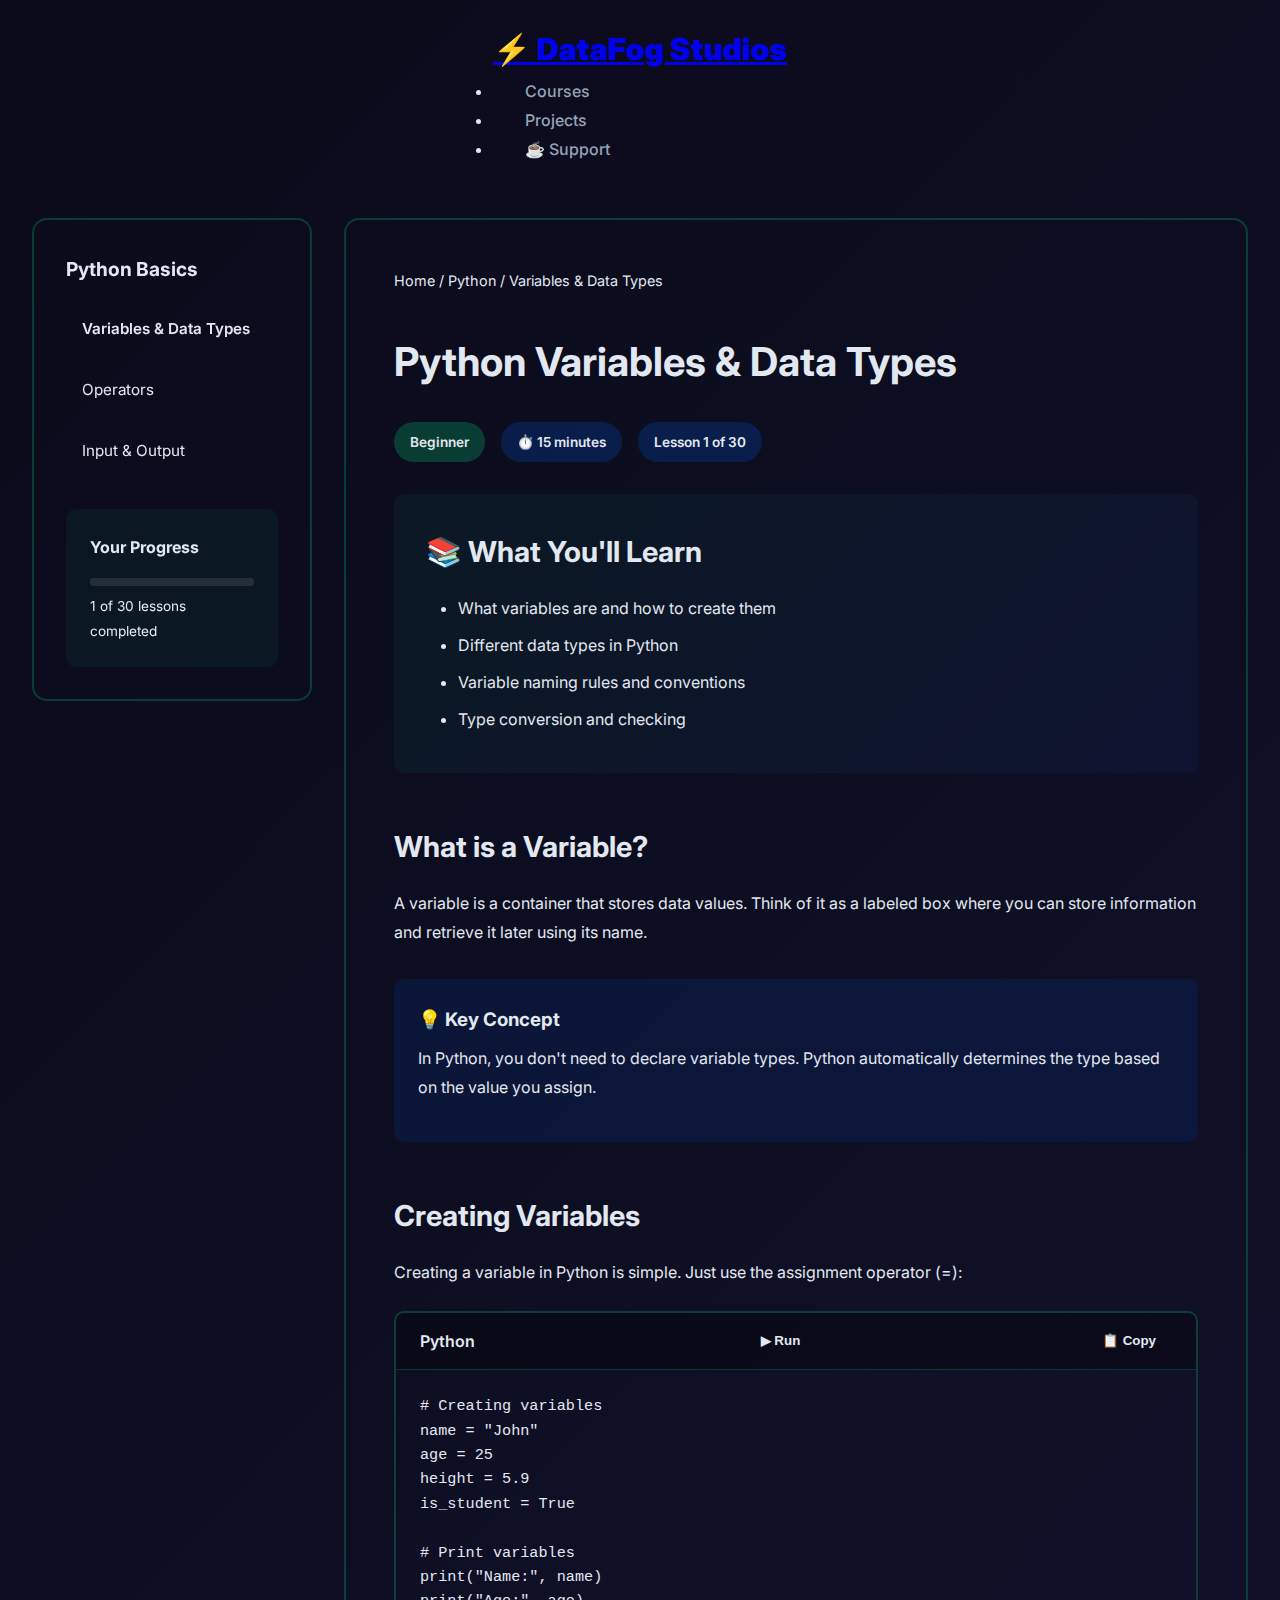
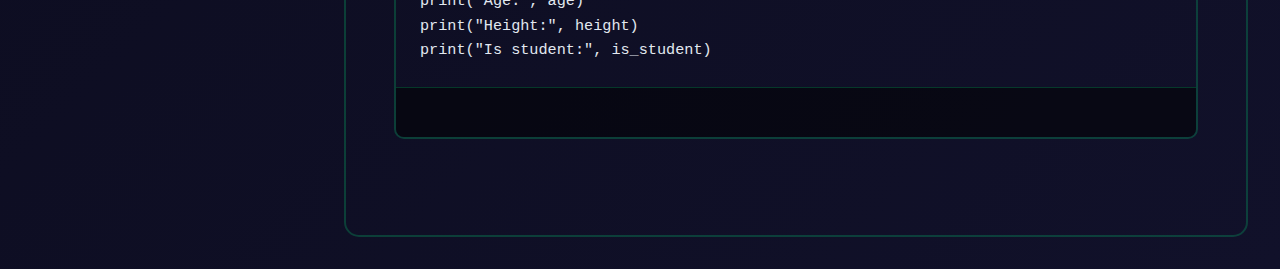
<file: lessons/python/01-basics/01-variables.html>
﻿<!DOCTYPE html>
<html lang="en">
<head>
    <meta charset="UTF-8">
    <meta name="viewport" content="width=device-width, initial-scale=1.0">
    <title>Python Variables - DataFog Studios</title>
    <link rel="stylesheet" href="../../../css/style.css">
    <link rel="stylesheet" href="../../../css/lessons.css">
</head>
<body>
    <div class="bg-animation"></div>
    <nav>
        <div class="container">
            <div class="logo"><a href="../../../index.html">⚡ DataFog Studios</a></div>
            <ul class="nav-links">
                <li><a href="../../../index.html#learning">Courses</a></li>
                <li><a href="../../../index.html#projects">Projects</a></li>
                <li><a href="https://ko-fi.com/datafogstudios" target="_blank">☕ Support</a></li>
            </ul>
        </div>
    </nav>
    <div class="lesson-container">
        <aside class="lesson-sidebar">
            <h3>Python Basics</h3>
            <ul class="lesson-nav">
                <li><a href="01-variables.html" class="active">Variables & Data Types</a></li>
                <li><a href="02-operators.html">Operators</a></li>
                <li><a href="03-input-output.html">Input & Output</a></li>
            </ul>
            <div class="progress-box">
                <h4>Your Progress</h4>
                <div class="progress-bar">
                    <div class="progress-fill" style="width: 10%"></div>
                </div>
                <p>1 of 30 lessons completed</p>
            </div>
        </aside>
        <main class="lesson-content">
            <div class="breadcrumb">
                <a href="../../../index.html">Home</a> / 
                <a href="../../../index.html#learning">Python</a> / 
                <span>Variables & Data Types</span>
            </div>
            <article>
                <h1>Python Variables & Data Types</h1>
                <div class="lesson-meta">
                    <span class="difficulty easy">Beginner</span>
                    <span class="duration">⏱️ 15 minutes</span>
                    <span class="lesson-number">Lesson 1 of 30</span>
                </div>
                <section class="intro">
                    <h2>📚 What You'll Learn</h2>
                    <ul>
                        <li>What variables are and how to create them</li>
                        <li>Different data types in Python</li>
                        <li>Variable naming rules and conventions</li>
                        <li>Type conversion and checking</li>
                    </ul>
                </section>
                <section>
                    <h2>What is a Variable?</h2>
                    <p>A variable is a container that stores data values. Think of it as a labeled box where you can store information and retrieve it later using its name.</p>
                    <div class="concept-box">
                        <h3>💡 Key Concept</h3>
                        <p>In Python, you don't need to declare variable types. Python automatically determines the type based on the value you assign.</p>
                    </div>
                </section>
                <section>
                    <h2>Creating Variables</h2>
                    <p>Creating a variable in Python is simple. Just use the assignment operator (=):</p>
                    <div class="code-editor" data-language="python">
                        <div class="code-header">
                            <span>Python</span>
                            <button class="run-code" onclick="runCode(this)">▶ Run</button>
                            <button class="copy-code" onclick="copyCode(this)">📋 Copy</button>
                        </div>
                        <pre><code class="language-python"># Creating variables
name = "John"
age = 25
height = 5.9
is_student = True

# Print variables
print("Name:", name)
print("Age:", age)
print("Height:", height)
print("Is student:", is_student)</code></pre>
                        <div class="code-output"></div>
                    </div>
                </section>
</file>
<file: css/style.css>
﻿/* FINAL PROFESSIONAL 2025 DESIGN – CLEAN, UNIFORM, BEAUTIFUL */
@import url('https://fonts.googleapis.com/css2?family=Inter:wght@300;400;500;600;700;900&display=swap');
*{margin:0;padding:0;box-sizing:border-box}
html{font-family:'Inter',sans-serif;background:#0c0c1e;color:#e2e8f0;line-height:1.8}
body{min-height:100vh;background:linear-gradient(135deg,#0a0a1a,#11112a)}
.container{max-width:1100px;margin:0 auto;padding:0 2rem}
header{position:fixed;top:0;left:0;right:0;background:rgba(12,12,30,0.98);backdrop-filter:blur(20px);border-bottom:1px solid rgba(99,102,241,0.2);z-index:1000}
nav{display:flex;justify-content:space-between;align-items:center;padding:1.4rem 0}
.logo{font-size:1.9rem;font-weight:900;color:#818cf8}
.logo span{color:#c084fc}
.nav-links a{color:#94a3b8;margin-left:2rem;text-decoration:none;font-weight:500}
.nav-links a:hover{color:#e2e8f0}
main{padding-top:100px}
.hero{text-align:center;padding:10rem 0 6rem}
.hero h1{font-size:4.5rem;font-weight:900;background:linear-gradient(90deg,#818cf8,#c084fc,#f0abfc);-webkit-background-clip:text;-webkit-text-fill-color:transparent}
.hero p{font-size:1.3rem;color:#94a3b8;max-width:700px;margin:2rem auto}
.btn{padding:1rem 2.5rem;border-radius:12px;font-weight:600;text-decoration:none;display:inline-block;margin:0.5rem}
.btn-primary{background:#6366f1;color:white;box-shadow:0 10px 30px rgba(99,102,241,0.4)}
.btn-primary:hover{transform:translateY(-4px);box-shadow:0 20px 40px rgba(99,102,241,0.5)}
.section{padding:6rem 0}
h2.section-title{font-size:2.8rem;text-align:center;margin-bottom:4rem;color:#e2e8f0;font-weight:700}
.course-grid{display:grid;grid-template-columns:repeat(auto-fit,minmax(360px,1fr));gap:2rem}
.course-card{background:rgba(30,27,75,0.7);backdrop-filter:blur(16px);border:1px solid rgba(99,102,241,0.2);border-radius:20px;padding:2.5rem;text-align:center;transition:all .4s}
.course-card:hover{transform:translateY(-12px);box-shadow:0 30px 60px rgba(99,102,241,0.25)}
.course-card h3{font-size:1.6rem;color:#e0e7ff;margin:1rem 0}
.tag{background:#6366f1;color:white;padding:0.5rem 1.2rem;border-radius:50px;font-size:0.9rem;font-weight:600}
.donate{background:linear-gradient(135deg,#1e1b4b,#0c0c1e);text-align:center;padding:8rem 0}
.btc-card{max-width:500px;margin:0 auto;background:rgba(30,27,75,0.9);backdrop-filter:blur(20px);border-radius:24px;padding:3rem;border:1px solid rgba(99,102,241,0.3)}
.address{background:#0d0d1f;padding:1.5rem;border-radius:12px;font-family:monospace;color:#c084fc;cursor:pointer}
footer{background:#000;padding:4rem 0;text-align:center;color:#64748b}
footer a{color:#94a3b8;text-decoration:none;margin:0 1rem}
@media(max-width:768px){.hero h1{font-size:3rem}}
</file>
<file: css/tradingpedia-style.css>
﻿/* EXACT TRADINGPEDIA-STYLE LANDING PAGE – PROGRAMMING THEME 2025 */
@import url('https://fonts.googleapis.com/css2?family=Inter:wght@400;500;600;700;800&display=swap');
*{margin:0;padding:0;box-sizing:border-box;font-family:'Inter',sans-serif}
body{background:#f8f9fc;color:#1a1a1a;line-height:1.6}
header{background:#0d6efd;padding:1rem 0;position:fixed;width:100%;top:0;z-index:1000;box-shadow:0 4px 12px rgba(13,110,253,0.15)}
.top-bar{background:#0d6efd;color:white;text-align:center;padding:0.7rem;font-size:1rem}
.top-bar a{color:white;text-decoration:none;margin:0 1rem}
.container{max-width:1300px;margin:0 auto;padding:0 2rem}
nav{display:flex;justify-content:space-between;align-items:center;padding:1.5rem 0}
.logo{font-size:2.1rem;font-weight:800;color:white}
.logo span{color:#fff}
.nav-menu a{color:white;margin:0 1.3rem;text-decoration:none;font-weight:500}
.nav-menu a:hover{text-decoration:underline}
.login-btn{background:#ff6b35;color:white;padding:0.7rem 2rem;border-radius:6px;font-weight:600;text-decoration:none}
.category-bar{background:#ff6b35;padding:1rem 0;overflow-x:auto;white-space:nowrap;-ms-overflow-style:none;scrollbar-width:none}
.category-bar::-webkit-scrollbar{display:none}
.category-bar a{color:white;margin:0 1.6rem;text-decoration:none;font-weight:600;display:inline-flex;align-items:center;gap:8px}
.hero-section{text-align:center;padding:160px 0 100px;background:linear-gradient(135deg,#e3f2fd,#bbdefb)}
.hero-section h1{font-size:3.9rem;font-weight:800;color:#0d6efd;margin-bottom:1rem;line-height:1.2}
.hero-section p{font-size:1.45rem;color:#333;max-width:850px;margin:0 auto 3rem}
.features-grid{display:grid;grid-template-columns:repeat(auto-fit,minmax(190px,1fr));gap:2.2rem;max-width:1200px;margin:5rem auto}
.feature-card{background:white;padding:2.2rem;border-radius:18px;box-shadow:0 12px 35px rgba(0,0,0,0.12);text-align:center;transition:0.35s;height:100%}
.feature-card:hover{transform:translateY(-12px);box-shadow:0 25px 50px rgba(0,0,0,0.18)}
.feature-card img{height:70px;object-fit:contain;margin-bottom:1.2rem}
.feature-card h3{font-size:1.35rem;margin:1rem 0;color:#0d6efd;font-weight:600}
.big-cta{display:block;background:#0d6efd;color:white;padding:1.4rem 3.5rem;border-radius:50px;font-size:1.4rem;font-weight:700;text-decoration:none;margin:4rem auto;width:fit-content}
.brokers-row{display:flex;justify-content:center;gap:3rem;margin:5rem 0;flex-wrap:wrap}
.broker-card{background:white;padding:2.5rem;border-radius:14px;box-shadow:0 10px 30px rgba(0,0,0,0.1);text-align:center;width:220px}
footer{background:#1a1a1a;color:#ccc;padding:4rem 0;text-align:center}
footer a{color:#0d6efd;text-decoration:none;margin:0 1rem}
@media(max-width:768px){.hero-section h1{font-size:2.7rem}.nav-menu{display:none}.hero-section{padding:130px 0 80px}}
</file>
<file: css/lessons.css>
﻿.lesson-container {
    display: flex;
    max-width: 1400px;
    margin: 0 auto;
    padding: 2rem;
    gap: 2rem;
}

.lesson-sidebar {
    width: 280px;
    background: var(--card-bg);
    padding: 2rem;
    border-radius: 15px;
    height: fit-content;
    position: sticky;
    top: 100px;
    border: 2px solid rgba(0, 255, 136, 0.2);
}

.lesson-sidebar h3 {
    color: var(--primary);
    margin-bottom: 1rem;
    font-size: 1.2rem;
}

.lesson-nav {
    list-style: none;
    margin-bottom: 2rem;
}

.lesson-nav li {
    margin-bottom: 0.5rem;
}

.lesson-nav a {
    display: block;
    padding: 0.8rem 1rem;
    color: var(--text-muted);
    text-decoration: none;
    border-radius: 8px;
    transition: all 0.3s;
    font-size: 0.95rem;
}

.lesson-nav a:hover {
    background: rgba(0, 255, 136, 0.1);
    color: var(--primary);
    padding-left: 1.5rem;
}

.lesson-nav a.active {
    background: linear-gradient(135deg, var(--primary), var(--secondary));
    color: var(--dark-bg);
    font-weight: 600;
}

.progress-box {
    background: rgba(0, 255, 136, 0.05);
    padding: 1.5rem;
    border-radius: 10px;
    margin-top: 2rem;
}

.progress-box h4 {
    color: var(--primary);
    margin-bottom: 1rem;
}

.progress-bar {
    width: 100%;
    height: 8px;
    background: rgba(255, 255, 255, 0.1);
    border-radius: 10px;
    overflow: hidden;
    margin-bottom: 0.5rem;
}

.progress-fill {
    height: 100%;
    background: linear-gradient(90deg, var(--primary), var(--secondary));
    transition: width 0.3s;
}

.progress-box p {
    font-size: 0.85rem;
    color: var(--text-muted);
}

.lesson-content {
    flex: 1;
    background: var(--card-bg);
    padding: 3rem;
    border-radius: 15px;
    border: 2px solid rgba(0, 255, 136, 0.2);
}

.breadcrumb {
    color: var(--text-muted);
    margin-bottom: 2rem;
    font-size: 0.9rem;
}

.breadcrumb a {
    color: var(--primary);
    text-decoration: none;
}

.breadcrumb a:hover {
    text-decoration: underline;
}

article h1 {
    font-size: 2.5rem;
    color: var(--primary);
    margin-bottom: 1.5rem;
}

.lesson-meta {
    display: flex;
    gap: 1rem;
    margin-bottom: 2rem;
    flex-wrap: wrap;
}

.lesson-meta span {
    padding: 0.5rem 1rem;
    border-radius: 20px;
    font-size: 0.85rem;
    font-weight: 600;
}

.difficulty {
    background: rgba(0, 255, 136, 0.2);
    color: var(--primary);
}

.difficulty.easy {
    background: rgba(0, 255, 136, 0.2);
    color: var(--primary);
}

.difficulty.medium {
    background: rgba(255, 170, 0, 0.2);
    color: #ffaa00;
}

.difficulty.hard {
    background: rgba(255, 0, 102, 0.2);
    color: #ff0066;
}

.duration, .lesson-number {
    background: rgba(0, 102, 255, 0.2);
    color: var(--secondary);
}

article section {
    margin-bottom: 3rem;
}

article h2 {
    color: var(--primary);
    font-size: 1.8rem;
    margin-bottom: 1rem;
    margin-top: 2rem;
}

article p {
    line-height: 1.8;
    color: var(--text-muted);
    margin-bottom: 1rem;
}

article ul, article ol {
    margin-left: 2rem;
    color: var(--text-muted);
    line-height: 1.8;
}

article li {
    margin-bottom: 0.5rem;
}

.intro {
    background: linear-gradient(135deg, rgba(0, 255, 136, 0.05), rgba(0, 102, 255, 0.05));
    padding: 2rem;
    border-radius: 10px;
    border-left: 4px solid var(--primary);
}

.intro h2 {
    margin-top: 0;
}

.concept-box {
    background: rgba(0, 102, 255, 0.1);
    border-left: 4px solid var(--secondary);
    padding: 1.5rem;
    border-radius: 10px;
    margin: 2rem 0;
}

.concept-box h3 {
    color: var(--secondary);
    margin-bottom: 0.5rem;
}

.code-editor {
    background: var(--code-bg);
    border-radius: 10px;
    overflow: hidden;
    margin: 1.5rem 0;
    border: 2px solid rgba(0, 255, 136, 0.2);
}

.code-header {
    background: rgba(0, 0, 0, 0.3);
    padding: 0.8rem 1.5rem;
    display: flex;
    justify-content: space-between;
    align-items: center;
    border-bottom: 1px solid rgba(0, 255, 136, 0.2);
}

.code-header span {
    color: var(--primary);
    font-weight: 600;
}

.code-header button {
    background: var(--primary);
    color: var(--dark-bg);
    border: none;
    padding: 0.5rem 1rem;
    border-radius: 5px;
    cursor: pointer;
    font-weight: 600;
    transition: all 0.3s;
    margin-left: 0.5rem;
}

.code-header button:hover {
    transform: translateY(-2px);
    box-shadow: 0 5px 15px rgba(0, 255, 136, 0.3);
}

.code-editor pre {
    padding: 1.5rem;
    margin: 0;
    overflow-x: auto;
}

.code-editor code {
    font-family: 'Consolas', 'Monaco', monospace;
    font-size: 0.95rem;
    line-height: 1.6;
}

.code-output {
    background: rgba(0, 0, 0, 0.5);
    padding: 1rem 1.5rem;
    border-top: 1px solid rgba(0, 255, 136, 0.2);
    min-height: 50px;
    font-family: 'Consolas', 'Monaco', monospace;
    color: var(--primary);
    font-size: 0.9rem;
}

.data-types-grid {
    display: grid;
    grid-template-columns: repeat(auto-fit, minmax(250px, 1fr));
    gap: 1.5rem;
    margin: 2rem 0;
}

.type-card {
    background: rgba(0, 255, 136, 0.05);
    padding: 1.5rem;
    border-radius: 10px;
    border: 2px solid rgba(0, 255, 136, 0.2);
    transition: all 0.3s;
}

.type-card:hover {
    transform: translateY(-5px);
    border-color: var(--primary);
}

.type-card h3 {
    color: var(--primary);
    font-size: 1.2rem;
    margin-bottom: 0.5rem;
}

.type-card p {
    font-size: 0.9rem;
    margin-bottom: 1rem;
}

.type-card code {
    display: block;
    background: var(--code-bg);
    padding: 0.8rem;
    border-radius: 5px;
    font-size: 0.85rem;
}

.rules-grid {
    display: grid;
    grid-template-columns: repeat(auto-fit, minmax(300px, 1fr));
    gap: 2rem;
    margin: 2rem 0;
}

.rule-box {
    padding: 1.5rem;
    border-radius: 10px;
    border: 2px solid;
}

.rule-box.valid {
    background: rgba(0, 255, 136, 0.05);
    border-color: var(--primary);
}

.rule-box.invalid {
    background: rgba(255, 0, 102, 0.05);
    border-color: #ff0066;
}

.rule-box h3 {
    margin-bottom: 1rem;
}

.rule-box.valid h3 {
    color: var(--primary);
}

.rule-box.invalid h3 {
    color: #ff0066;
}

.rule-box ul {
    margin-left: 1rem;
}

.rule-box code {
    background: var(--code-bg);
    padding: 0.2rem 0.5rem;
    border-radius: 3px;
}

.best-practice {
    background: rgba(255, 170, 0, 0.1);
    border-left: 4px solid #ffaa00;
    padding: 1.5rem;
    border-radius: 10px;
    margin: 2rem 0;
}

.best-practice h3 {
    color: #ffaa00;
    margin-bottom: 1rem;
}

.exercise-box {
    background: linear-gradient(135deg, rgba(0, 255, 136, 0.05), rgba(0, 102, 255, 0.05));
    padding: 2rem;
    border-radius: 10px;
    border: 2px solid var(--primary);
    margin: 2rem 0;
}

.exercise-box h3 {
    color: var(--primary);
    margin-bottom: 1rem;
}

.quiz-container {
    background: var(--code-bg);
    padding: 2rem;
    border-radius: 10px;
    border: 2px solid rgba(0, 255, 136, 0.2);
}

.quiz-question {
    display: none;
}

.quiz-question.active {
    display: block;
}

.quiz-question h3 {
    color: var(--primary);
    margin-bottom: 1.5rem;
}

.quiz-options {
    display: flex;
    flex-direction: column;
    gap: 1rem;
}

.quiz-options label {
    background: rgba(0, 255, 136, 0.05);
    padding: 1rem;
    border-radius: 8px;
    border: 2px solid transparent;
    cursor: pointer;
    transition: all 0.3s;
    display: flex;
    align-items: center;
    gap: 1rem;
}

.quiz-options label:hover {
    border-color: var(--primary);
    background: rgba(0, 255, 136, 0.1);
}

.quiz-options input[type="radio"] {
    width: 20px;
    height: 20px;
    cursor: pointer;
}

.quiz-navigation {
    display: flex;
    gap: 1rem;
    margin-top: 2rem;
}

.quiz-btn {
    padding: 0.8rem 1.5rem;
    background: var(--primary);
    color: var(--dark-bg);
    border: none;
    border-radius: 8px;
    cursor: pointer;
    font-weight: 600;
    transition: all 0.3s;
}

.quiz-btn:hover {
    transform: translateY(-2px);
    box-shadow: 0 5px 15px rgba(0, 255, 136, 0.3);
}

.quiz-btn.submit {
    background: var(--secondary);
    margin-left: auto;
}

.quiz-result {
    text-align: center;
    padding: 2rem;
}

.quiz-result h3 {
    color: var(--primary);
    font-size: 2rem;
    margin-bottom: 1rem;
}

.quiz-result .score {
    font-size: 3rem;
    font-weight: 900;
    background: linear-gradient(135deg, var(--primary), var(--secondary));
    -webkit-background-clip: text;
    -webkit-text-fill-color: transparent;
    margin-bottom: 2rem;
}

.lesson-navigation {
    display: flex;
    justify-content: space-between;
    margin-top: 4rem;
    padding-top: 2rem;
    border-top: 2px solid rgba(0, 255, 136, 0.2);
}

.nav-btn {
    padding: 1rem 2rem;
    background: var(--primary);
    color: var(--dark-bg);
    text-decoration: none;
    border-radius: 8px;
    font-weight: 600;
    transition: all 0.3s;
}

.nav-btn:hover {
    transform: translateY(-3px);
    box-shadow: 0 10px 30px rgba(0, 255, 136, 0.3);
}

.nav-btn.prev {
    background: var(--secondary);
}

@media (max-width: 968px) {
    .lesson-container {
        flex-direction: column;
    }
    .lesson-sidebar {
        width: 100%;
        position: static;
    }
    .data-types-grid, .rules-grid {
        grid-template-columns: 1fr;
    }
}
</file>
